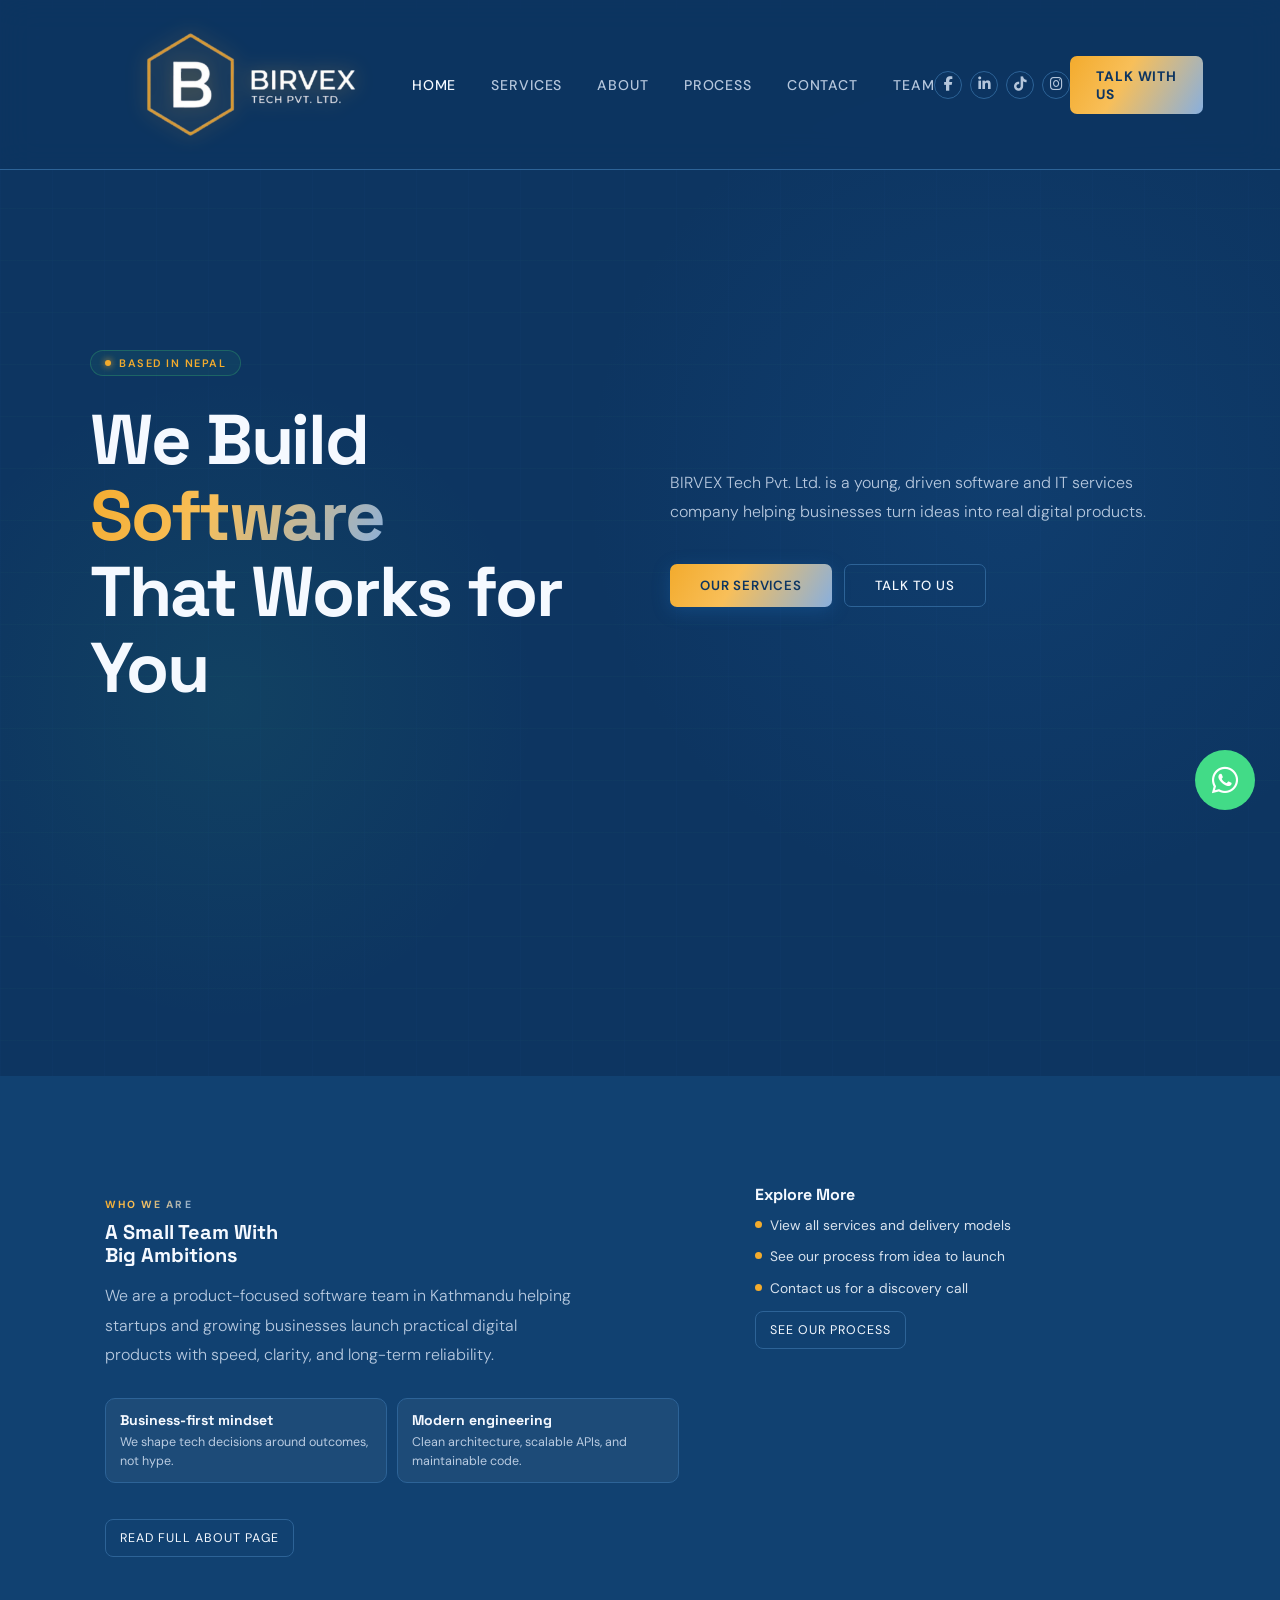
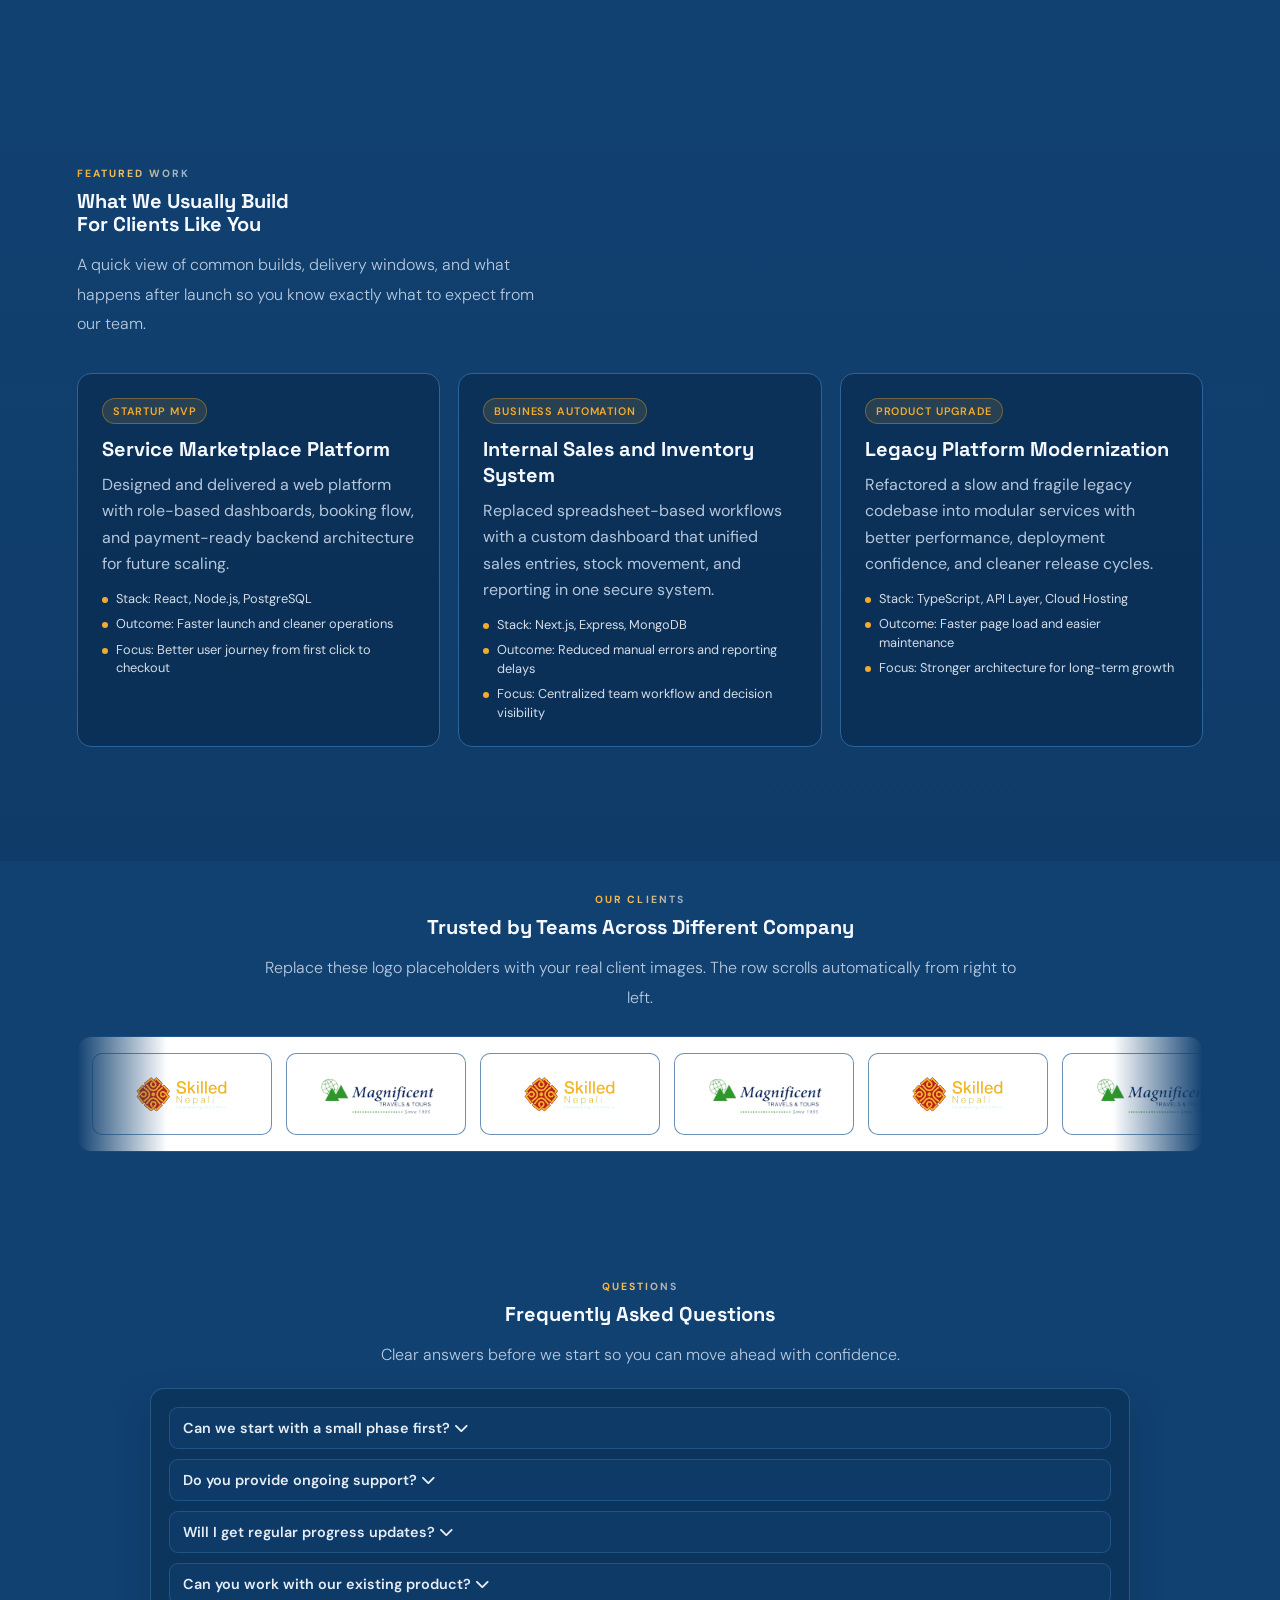
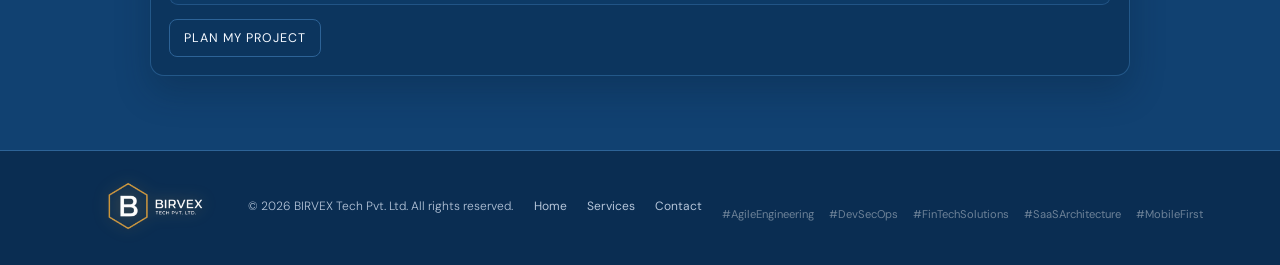
<file: index.html>
﻿<!DOCTYPE html>
<html lang="en">

    <head>
        <!-- Google tag (gtag.js) -->
        <script async
            src="https://www.googletagmanager.com/gtag/js?id=G-QTSZY4KM24"></script>
        <script>
        window.dataLayer = window.dataLayer || [];
        function gtag() { dataLayer.push(arguments); }
        gtag('js', new Date());

        gtag('config', 'G-QTSZY4KM24');
    </script>
        <meta charset="UTF-8" />
        <meta name="viewport" content="width=device-width, initial-scale=1.0" />
        <title>Birvex Tech | Software Development & IT Services in Nepal</title>
        <meta name="description"
            content="Birvex Tech Pvt. Ltd. is a leading software development company in Kathmandu, Nepal. We provide custom web apps, mobile apps, and IT consulting for startups." />
        <link rel="canonical" href="https://birvex.tech/" />
        <link rel="icon" href="/assets/images/favicon.webp" type="image/png">

        <!-- Open Graph for Social Media -->
        <meta property="og:title"
            content="Birvex Tech | Software Development & IT Services" />
        <meta property="og:description"
            content="Helping businesses turn ideas into real digital products with custom software and IT solutions." />
        <meta property="og:image"
            content="https://birvex.tech/assets/images/favicon.webp" />
        <meta property="og:url" content="https://birvex.tech/" />
        <meta property="og:type" content="website" />

        <link rel="preconnect" href="https://fonts.googleapis.com">
        <link rel="stylesheet"
            href="https://cdnjs.cloudflare.com/ajax/libs/font-awesome/6.5.2/css/all.min.css"
            crossorigin="anonymous" referrerpolicy="no-referrer" />
        <link
            href="https://fonts.googleapis.com/css2?family=Space+Grotesk:wght@500;600;700;800&family=DM+Sans:wght@300;400;500&display=swap"
            rel="stylesheet">
        <link rel="stylesheet" href="/styles/style.css">

        <!-- JSON-LD Schema Markup -->
        <script type="application/ld+json">
    [
      {
        "@context": "https://schema.org",
        "@type": "Organization",
        "name": "Birvex Tech Pvt. Ltd.",
        "url": "https://birvex.tech/",
        "logo": "https://birvex.tech/assets/images/favicon.webp",
        "sameAs": [
          "https://www.facebook.com/profile.php?id=61580804552190",
          "https://www.linkedin.com/company/birvex-tech-pvt-ltd",
          "https://www.tiktok.com/@birvextech",
          "https://www.instagram.com/birvextech"
        ],
        "contactPoint": {
          "@type": "ContactPoint",
          "telephone": "+977-9867396900",
          "contactType": "customer service",
          "areaServed": "NP",
          "availableLanguage": ["en", "ne"]
        }
      },
      {
        "@context": "https://schema.org",
        "@type": "BreadcrumbList",
        "itemListElement": [{
          "@type": "ListItem",
          "position": 1,
          "name": "Home",
          "item": "https://birvex.tech/"
        }]
      },
      {
        "@context": "https://schema.org",
        "@type": "FAQPage",
        "mainEntity": [{
          "@type": "Question",
          "name": "Can we start with a small phase first?",
          "acceptedAnswer": {
            "@type": "Answer",
            "text": "Yes. We can begin with an MVP, prototype, or one focused module and expand after validation."
          }
        }, {
          "@type": "Question",
          "name": "Do you provide ongoing support?",
          "acceptedAnswer": {
            "@type": "Answer",
            "text": "Yes. We offer support windows after launch for bug fixes, improvements, and feature expansion."
          }
        }, {
          "@type": "Question",
          "name": "Will I get regular progress updates?",
          "acceptedAnswer": {
            "@type": "Answer",
            "text": "Yes. We share weekly updates with completed tasks, demos, and next sprint goals."
          }
        }, {
          "@type": "Question",
          "name": "Can you work with our existing product?",
          "acceptedAnswer": {
            "@type": "Answer",
            "text": "Yes. We can audit your current codebase, improve critical modules, and then scale feature delivery."
          }
        }]
      }
    ]
    </script>
    </head>

    <body>
        <nav id="nav">
            <a href="/" class="nav-brand">
                <img src="/assets/images/logo.png" alt="BIRVEX Tech Pvt. Ltd."
                    style="height:155px;width:auto;display:block;">
            </a>
            <ul class="nav-links">
                <li><a href="/" class="active">Home</a></li>
                <li><a href="/services">Services</a></li>
                <li><a href="/about">About</a></li>
                <li><a href="/process">Process</a></li>
                <li><a href="/contact">Contact</a></li>
                <li> <a href="/team">Team</a></li>
            </ul>
            <div class="nav-social">
                <a href="https://www.facebook.com/profile.php?id=61580804552190"
                    target="_blank" rel="noopener noreferrer"
                    aria-label="Facebook"><i
                        class="fa-brands fa-facebook-f"></i></a>
                <a href="https://www.linkedin.com/company/birvex-tech-pvt-ltd"
                    target="_blank" rel="noopener noreferrer"
                    aria-label="LinkedIn"><i
                        class="fa-brands fa-linkedin-in"></i></a>
                <a href="https://www.tiktok.com/@birvextech" target="_blank"
                    rel="noopener noreferrer"
                    aria-label="TikTok"><i class="fa-brands fa-tiktok"></i></a>
                <a
                    href="https://www.instagram.com/birvextech?igsh=MWQ1cmxmb3Z1YXc5ZA%3D%3D&utm_source=qr"
                    target="_blank"
                    rel="noopener noreferrer" aria-label="Instagram"><i
                        class="fa-brands fa-instagram"></i></a>
            </div>
            <a href="/contact" class="nav-cta">Talk with Us</a>
            <div class="hamburger" id="hbg" aria-label="Toggle Navigation"
                aria-expanded="false"
                aria-controls="mob"><span></span><span></span><span></span></div>
        </nav>

        <div class="mob-menu" id="mob">
            <a href="/" class="active" onclick="closeMob()">Home</a>
            <a href="/services" onclick="closeMob()">Services</a>
            <a href="/about" onclick="closeMob()">About</a>
            <a href="/process" onclick="closeMob()">Process</a>
            <a href="/contact" onclick="closeMob()">Contact</a>
            <a href="/team" onclick="closeMob()">Team</a>
            <div class="mob-social">
                <a href="https://www.facebook.com/profile.php?id=61580804552190"
                    target="_blank" rel="noopener noreferrer"
                    aria-label="Facebook"><i
                        class="fa-brands fa-facebook-f"></i></a>
                <a href="https://www.linkedin.com/company/birvex-tech-pvt-ltd"
                    target="_blank" rel="noopener noreferrer"
                    aria-label="LinkedIn"><i
                        class="fa-brands fa-linkedin-in"></i></a>
                <a href="https://www.tiktok.com/@birvextech" target="_blank"
                    rel="noopener noreferrer"
                    aria-label="TikTok"><i class="fa-brands fa-tiktok"></i></a>
                <a
                    href="https://www.instagram.com/birvextech?igsh=MWQ1cmxmb3Z1YXc5ZA%3D%3D&utm_source=qr"
                    target="_blank"
                    rel="noopener noreferrer" aria-label="Instagram"><i
                        class="fa-brands fa-instagram"></i></a>
            </div>
        </div>

        <section class="hero" id="home">
            <div class="hero-grid"></div>
            <div class="hero-content">
                <div class="hero-left">
                    <div class="hero-pill"><span class="dot"></span>Based in
                        Nepal</div>
                    <h1>We Build <span class="g">Software</span><br>That Works
                        for You</h1>
                </div>
                <div class="hero-right">
                    <p class="hero-sub">BIRVEX Tech Pvt. Ltd. is a young, driven
                        software and IT services company helping
                        businesses turn ideas into real digital products.</p>
                    <div class="hero-btns">
                        <a href="/services" class="btn-p">Our Services</a>
                        <a href="/contact" class="btn-o">Talk to Us</a>
                    </div>
                </div>
            </div>
        </section>

        <section id="about">
            <div class="about-text about-main reveal d1">
                <div class="s-tag">Who We Are</div>
                <h2 class="s-title">A Small Team With<br>Big Ambitions</h2>
                <p class="s-sub">We are a product-focused software team in
                    Kathmandu helping startups and growing businesses
                    launch practical digital products with speed, clarity, and
                    long-term reliability.</p>
                <div class="about-highlights">
                    <div class="about-h">
                        <div class="about-h-title">Business-first mindset</div>
                        <div class="about-h-sub">We shape tech decisions around
                            outcomes, not hype.</div>
                    </div>
                    <div class="about-h">
                        <div class="about-h-title">Modern engineering</div>
                        <div class="about-h-sub">Clean architecture, scalable
                            APIs, and maintainable code.</div>
                    </div>
                </div>
                <a href="/about" class="about-side-cta">Read Full About Page</a>
            </div>
            <aside class="about-side reveal d2">
                <div class="about-side-card">
                    <div class="about-side-title">Explore More</div>
                    <ul class="about-mini-list">
                        <li>View all services and delivery models</li>
                        <li>See our process from idea to launch</li>
                        <li>Contact us for a discovery call</li>
                    </ul>
                    <a href="/process" class="about-side-cta">See Our
                        Process</a>
                </div>
            </aside>
        </section>

        <section id="home-extra">
            <div class="extra-head reveal">
                <div class="s-tag">Featured Work</div>
                <h2 class="s-title">What We Usually Build<br>For Clients Like
                    You</h2>
                <p class="s-sub">A quick view of common builds, delivery
                    windows, and what happens after launch so you know
                    exactly what to expect from our team.</p>
            </div>

            <div class="extra-grid">
                <article class="extra-card reveal">
                    <div class="extra-label">Startup MVP</div>
                    <h3>Service Marketplace Platform</h3>
                    <p>Designed and delivered a web platform with role-based
                        dashboards, booking flow, and payment-ready
                        backend architecture for future scaling.</p>
                    <ul>
                        <li>Stack: React, Node.js, PostgreSQL</li>
                        <li>Outcome: Faster launch and cleaner operations</li>
                        <li>Focus: Better user journey from first click to
                            checkout</li>
                    </ul>
                </article>

                <article class="extra-card reveal d1">
                    <div class="extra-label">Business Automation</div>
                    <h3>Internal Sales and Inventory System</h3>
                    <p>Replaced spreadsheet-based workflows with a custom
                        dashboard that unified sales entries, stock
                        movement, and reporting in one secure system.</p>
                    <ul>
                        <li>Stack: Next.js, Express, MongoDB</li>
                        <li>Outcome: Reduced manual errors and reporting
                            delays</li>
                        <li>Focus: Centralized team workflow and decision
                            visibility</li>
                    </ul>
                </article>

                <article class="extra-card reveal d2">
                    <div class="extra-label">Product Upgrade</div>
                    <h3>Legacy Platform Modernization</h3>
                    <p>Refactored a slow and fragile legacy codebase into
                        modular services with better performance,
                        deployment confidence, and cleaner release cycles.</p>
                    <ul>
                        <li>Stack: TypeScript, API Layer, Cloud Hosting</li>
                        <li>Outcome: Faster page load and easier
                            maintenance</li>
                        <li>Focus: Stronger architecture for long-term
                            growth</li>
                    </ul>
                </article>
            </div>
        </section>

        <section id="home-clients">
            <div class="clients-head reveal">
                <div class="s-tag">Our Clients</div>
                <h2 class="s-title">Trusted by Teams Across Different
                    Company</h2>
                <p class="s-sub">Replace these logo placeholders with your real
                    client images. The row scrolls automatically
                    from right to left.</p>
            </div>

            <div class="clients-marquee reveal d1" aria-label="Client logos">
                <div class="clients-track">
                    <div class="client-logo"><img
                            src="/assets/images/skilled_nepali.png"
                            alt="Skilled Nepali Logo" loading="lazy" width="150"
                            height="72"></div>
                    <div class="client-logo"><img
                            src="/assets/images/magnificnet .png"
                            alt="Magnificnet Logo" loading="lazy" width="150"
                            height="72"></div>
                    <div class="client-logo"><img
                            src="/assets/images/skilled_nepali.png"
                            alt="Skilled Nepali Logo" loading="lazy" width="150"
                            height="72"></div>
                    <div class="client-logo"><img
                            src="/assets/images/magnificnet .png"
                            alt="Magnificnet Logo" loading="lazy" width="150"
                            height="72"></div>
                    <div class="client-logo"><img
                            src="/assets/images/skilled_nepali.png"
                            alt="Skilled Nepali Logo" loading="lazy" width="150"
                            height="72"></div>
                    <div class="client-logo"><img
                            src="/assets/images/magnificnet .png"
                            alt="Magnificnet Logo" loading="lazy" width="150"
                            height="72"></div>

                    <div class="client-logo"><img
                            src="/assets/images/skilled_nepali.png"
                            alt="Skilled Nepali Logo" loading="lazy" width="150"
                            height="72"></div>
                    <div class="client-logo"><img
                            src="/assets/images/magnificnet .png"
                            alt="Magnificnet Logo" loading="lazy" width="150"
                            height="72"></div>
                    <div class="client-logo"><img
                            src="/assets/images/skilled_nepali.png"
                            alt="Skilled Nepali Logo" loading="lazy" width="150"
                            height="72"></div>
                    <div class="client-logo"><img
                            src="/assets/images/magnificnet .png"
                            alt="Magnificnet Logo" loading="lazy" width="150"
                            height="72"></div>
                    <div class="client-logo"><img
                            src="/assets/images/skilled_nepali.png"
                            alt="Skilled Nepali Logo" loading="lazy" width="150"
                            height="72"></div>
                    <div class="client-logo"><img
                            src="/assets/images/magnificnet .png"
                            alt="Magnificnet Logo" loading="lazy" width="150"
                            height="72"></div>
                </div>
            </div>
        </section>

        <section id="home-faq">
            <div class="faq-head reveal">
                <div class="s-tag">Questions</div>
                <h2 class="s-title">Frequently Asked Questions</h2>
                <p class="s-sub">Clear answers before we start so you can move
                    ahead with confidence.</p>
            </div>
            <div class="faq-shell reveal d1">
                <div class="faq-grid">
                    <details>
                        <summary><span>Can we start with a small phase
                                first?</span> <i
                                class="fa-solid fa-chevron-down faq-dd-icon"></i></summary>
                        <p>Yes. We can begin with an MVP, prototype, or one
                            focused module and expand after validation.</p>
                    </details>
                    <details>
                        <summary><span>Do you provide ongoing support?</span> <i
                                class="fa-solid fa-chevron-down faq-dd-icon"></i></summary>
                        <p>Yes. We offer support windows after launch for bug
                            fixes, improvements, and feature expansion.
                        </p>
                    </details>
                    <details>
                        <summary><span>Will I get regular progress
                                updates?</span> <i
                                class="fa-solid fa-chevron-down faq-dd-icon"></i></summary>
                        <p>Yes. We share weekly updates with completed tasks,
                            demos, and next sprint goals.</p>
                    </details>
                    <details>
                        <summary><span>Can you work with our existing
                                product?</span> <i
                                class="fa-solid fa-chevron-down faq-dd-icon"></i></summary>
                        <p>Yes. We can audit your current codebase, improve
                            critical modules, and then scale feature
                            delivery.</p>
                    </details>
                </div>
                <a href="/contact" class="about-side-cta">Plan My Project</a>
            </div>
        </section>

        <div class="floating_btn">
            <a target="_blank" href="https://wa.me/9867396900"
                rel="noopener noreferrer" aria-label="WhatsApp">
                <div class="contact_icon">
                    <i class="fa-brands fa-whatsapp my-float"></i>
                </div>
            </a>

        </div>
        <footer>
            <div class="ft-brand">
                <img src="/assets/images/logo.png" alt="BIRVEX Tech Pvt. Ltd."
                    style="height:70px;width:auto;display:block;filter:drop-shadow(0 0 8px rgba(243,171,45,0.35));">
            </div>

            <span class="ft-copy">&copy; 2026 BIRVEX Tech Pvt. Ltd. All rights
                reserved.</span>
            <div class="ft-links">
                <a href="/">Home</a><a href="/services">Services</a><a
                    href="/contact">Contact</a>
            </div>
            <div class="ft-topics"
                style="margin-top: 15px; font-size: 0.7rem; color: rgba(255,255,255,0.4); display: flex; gap: 15px; flex-wrap: wrap; justify-content: center;">
                <span>#AgileEngineering</span>
                <span>#DevSecOps</span>
                <span>#FinTechSolutions</span>
                <span>#SaaSArchitecture</span>
                <span>#MobileFirst</span>
            </div>
        </footer>

        <div class="toast-wrap" id="toastWrap"></div>

        <script src="/scripts/main.js"></script>
    </body>

    <!--Start of Tawk.to Script-->
    <!--Start of Tawk.to Script-->
    <script type="text/javascript">
    var Tawk_API = Tawk_API || {}, Tawk_LoadStart = new Date();
    (function () {
        var s1 = document.createElement("script"), s0 = document.getElementsByTagName("script")[0];
        s1.async = true;
        s1.src = 'https://embed.tawk.to/69c4b86bbbdb561c35450358/1jkk70pis';
        s1.charset = 'UTF-8';
        s1.setAttribute('crossorigin', '*');
        s0.parentNode.insertBefore(s1, s0);
    })();
</script>
    <!--End of Tawk.to Script-->
    <!--End of Tawk.to Script-->

</html>
</file>
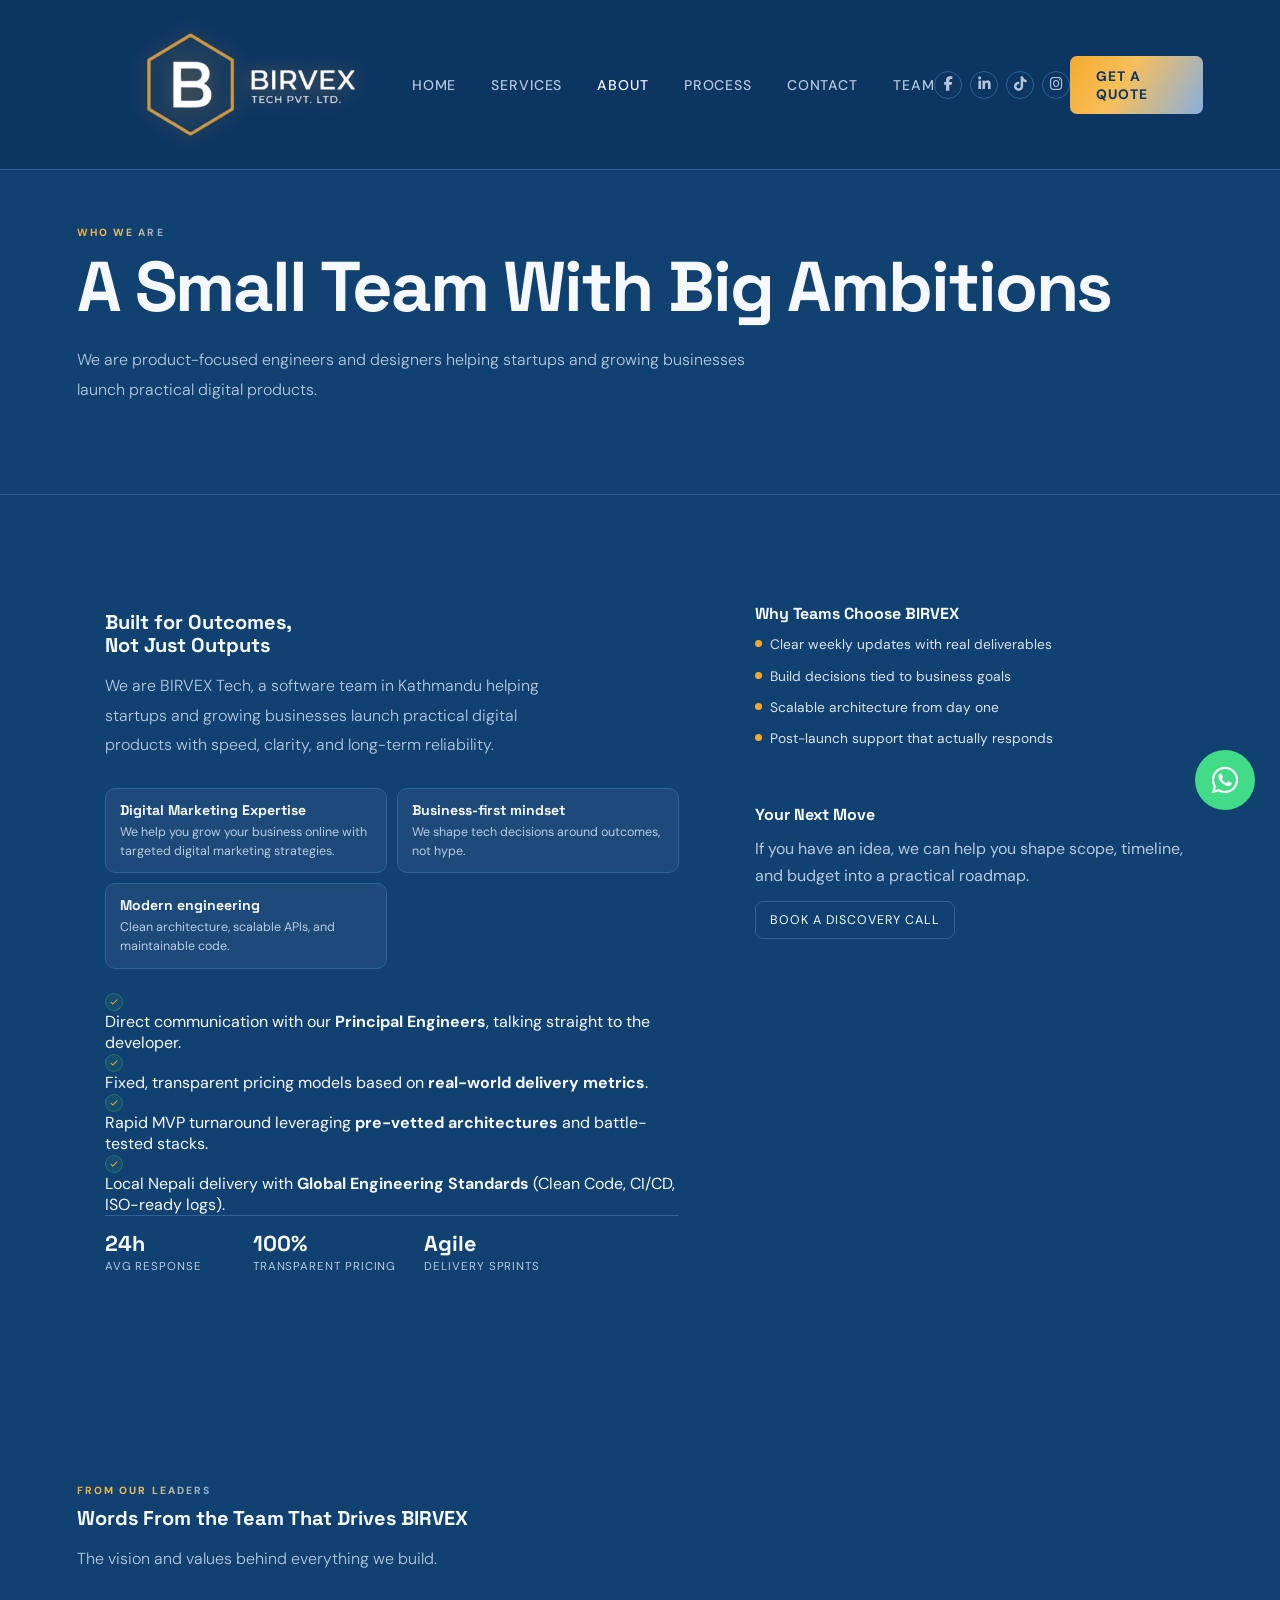
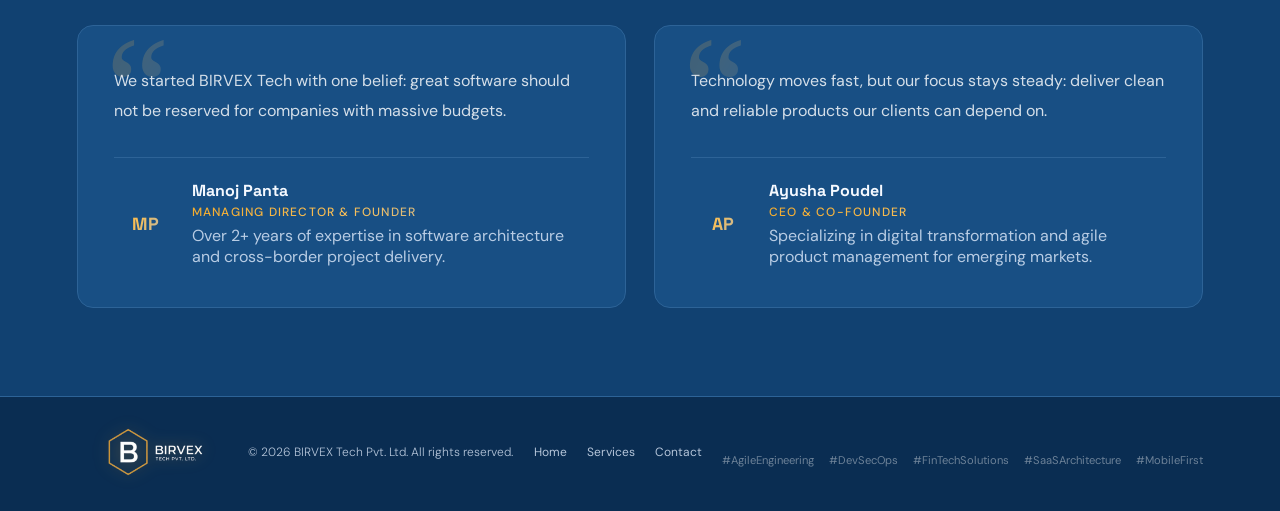
<file: about.html>
﻿<!DOCTYPE html>
<html lang="en">

    <head>
        <!-- Google tag (gtag.js) -->
        <script async
            src="https://www.googletagmanager.com/gtag/js?id=G-QTSZY4KM24"></script>
        <script>
        window.dataLayer = window.dataLayer || [];
        function gtag() { dataLayer.push(arguments); }
        gtag('js', new Date());

        gtag('config', 'G-QTSZY4KM24');
    </script>
        <meta charset="UTF-8" />
        <meta name="viewport" content="width=device-width, initial-scale=1.0" />
        <title>About Birvex Tech | Software Team in Kathmandu, Nepal</title>
        <meta name="description"
            content="Learn about Birvex Tech Pvt. Ltd., a product-focused software development team in Kathmandu. We help businesses build scalable digital products with modern engineering." />
        <link rel="canonical" href="https://birvex.tech/about" />
        <link rel="icon" href="/assets/images/favicon.webp" type="image/png">
        <link rel="preconnect" href="https://fonts.googleapis.com">
        <link rel="stylesheet"
            href="https://cdnjs.cloudflare.com/ajax/libs/font-awesome/6.5.2/css/all.min.css"
            crossorigin="anonymous" referrerpolicy="no-referrer" />
        <link
            href="https://fonts.googleapis.com/css2?family=Space+Grotesk:wght@500;600;700;800&family=DM+Sans:wght@300;400;500&display=swap"
            rel="stylesheet">
        <link rel="stylesheet" href="/styles/style.css">

        <!-- JSON-LD Schema Markup -->
        <script type="application/ld+json">
                [
                    {
                        "@context": "https://schema.org",
                        "@type": "BreadcrumbList",
                        "itemListElement": [{
                            "@type": "ListItem",
                            "position": 1,
                            "name": "Home",
                            "item": "https://birvex.tech/"
                        },{
                            "@type": "ListItem",
                            "position": 2,
                            "name": "About",
                            "item": "https://birvex.tech/about"
                        }]
                    },
                    {
                        "@context": "https://schema.org",
                        "@type": "FAQPage",
                        "mainEntity": [{
                            "@type": "Question",
                            "name": "What does BIRVEX Tech do?",
                            "acceptedAnswer": {
                                "@type": "Answer",
                                "text": "BIRVEX Tech is a product-focused software team in Kathmandu that helps startups and growing businesses launch practical digital products."
                            }
                        },{
                            "@type": "Question",
                            "name": "Do you offer transparent pricing?",
                            "acceptedAnswer": {
                                "@type": "Answer",
                                "text": "Yes. The About page highlights fixed, transparent pricing models based on real-world delivery metrics."
                            }
                        },{
                            "@type": "Question",
                            "name": "How fast do you respond to new inquiries?",
                            "acceptedAnswer": {
                                "@type": "Answer",
                                "text": "The team states an average response time of 24 hours."
                            }
                        },{
                            "@type": "Question",
                            "name": "Do you provide support after launch?",
                            "acceptedAnswer": {
                                "@type": "Answer",
                                "text": "Yes. The site says post-launch support is available and that the team shares clear weekly updates with real deliverables."
                            }
                        }]
                    }
                ]
        </script>
    </head>

    <body>
        <nav id="nav">
            <a href="/" class="nav-brand">
                <img src="/assets/images/logo.png" alt="BIRVEX Tech Pvt. Ltd."
                    style="height:155px;width:auto;display:block;">
            </a>
            <ul class="nav-links">
                <li><a href="/">Home</a></li>
                <li><a href="/services">Services</a></li>
                <li><a href="/about" class="active">About</a></li>
                <li><a href="/process">Process</a></li>
                <li><a href="/contact">Contact</a></li>
                <li> <a href="/team">Team</a></li>
            </ul>
            <div class="nav-social">
                <a href="https://www.facebook.com/profile.php?id=61580804552190"
                    target="_blank" rel="noopener noreferrer"
                    aria-label="Facebook"><i
                        class="fa-brands fa-facebook-f"></i></a>
                <a href="https://www.linkedin.com/company/birvex-tech-pvt-ltd"
                    target="_blank" rel="noopener noreferrer"
                    aria-label="LinkedIn"><i
                        class="fa-brands fa-linkedin-in"></i></a>
                <a href="https://www.tiktok.com/@birvextech" target="_blank"
                    rel="noopener noreferrer"
                    aria-label="TikTok"><i class="fa-brands fa-tiktok"></i></a>
                <a
                    href="https://www.instagram.com/birvextech?igsh=MWQ1cmxmb3Z1YXc5ZA%3D%3D&utm_source=qr"
                    target="_blank"
                    rel="noopener noreferrer" aria-label="Instagram"><i
                        class="fa-brands fa-instagram"></i></a>
            </div>
            <a href="/contact" class="nav-cta">Get a Quote</a>
            <div class="hamburger"
                id="hbg"><span></span><span></span><span></span></div>
        </nav>

        <div class="mob-menu" id="mob">
            <a href="/" onclick="closeMob()">Home</a>
            <a href="/services" onclick="closeMob()">Services</a>
            <a href="/about" class="active" onclick="closeMob()">About</a>
            <a href="/process" onclick="closeMob()">Process</a>
            <a href="/contact" onclick="closeMob()">Contact</a>
            <a href="/team" onclick="closeMob()">Team</a>
            <div class="mob-social">
                <a href="https://www.facebook.com/profile.php?id=61580804552190"
                    target="_blank" rel="noopener noreferrer"
                    aria-label="Facebook"><i
                        class="fa-brands fa-facebook-f"></i></a>
                <a href="https://www.linkedin.com/company/birvex-tech-pvt-ltd"
                    target="_blank" rel="noopener noreferrer"
                    aria-label="LinkedIn"><i
                        class="fa-brands fa-linkedin-in"></i></a>
                <a href="https://www.tiktok.com/@birvextech" target="_blank"
                    rel="noopener noreferrer"
                    aria-label="TikTok"><i class="fa-brands fa-tiktok"></i></a>
                <a
                    href="https://www.instagram.com/birvextech?igsh=MWQ1cmxmb3Z1YXc5ZA%3D%3D&utm_source=qr"
                    target="_blank"
                    rel="noopener noreferrer" aria-label="Instagram"><i
                        class="fa-brands fa-instagram"></i></a>
            </div>
        </div>

        <section class="page-hero">
            <div class="s-tag">Who We Are</div>
            <h1>A Small Team With Big Ambitions</h1>
            <p class="s-sub">We are product-focused engineers and designers
                helping startups and growing businesses launch
                practical digital products.</p>
        </section>

        <section id="about">
            <div class="about-text about-main reveal d1">
                <h2 class="s-title">Built for Outcomes,<br>Not Just Outputs</h2>
                <p class="s-sub">We are BIRVEX Tech, a software team in
                    Kathmandu helping startups and growing businesses
                    launch practical digital products with speed, clarity, and
                    long-term reliability.</p>
                <div class="about-highlights">
                    <div class="about-h">
                        <div class="about-h-title">Digital Marketing
                            Expertise</div>
                        <div class="about-h-sub">We help you grow your business
                            online with targeted digital marketing
                            strategies.</div>
                    </div>
                    <div class="about-h">
                        <div class="about-h-title">Business-first mindset</div>
                        <div class="about-h-sub">We shape tech decisions around
                            outcomes, not hype.</div>
                    </div>
                    <div class="about-h">
                        <div class="about-h-title">Modern engineering</div>
                        <div class="about-h-sub">Clean architecture, scalable
                            APIs, and maintainable code.</div>
                    </div>
                </div>
                <ul style="list-style-type: none;">
                    <li><span class="ck"><svg viewBox="0 0 24 24">
                                <polyline points="20 6 9 17 4 12" />
                            </svg></span>Direct communication with our
                        <b>Principal Engineers</b>, talking straight to the
                        developer.</li>
                    <li><span class="ck"><svg viewBox="0 0 24 24">
                                <polyline points="20 6 9 17 4 12" />
                            </svg></span>Fixed, transparent pricing models based
                        on <b>real-world delivery metrics</b>.</li>
                    <li><span class="ck"><svg viewBox="0 0 24 24">
                                <polyline points="20 6 9 17 4 12" />
                            </svg></span>Rapid MVP turnaround leveraging
                        <b>pre-vetted architectures</b> and battle-tested
                        stacks.</li>
                    <li><span class="ck"><svg viewBox="0 0 24 24">
                                <polyline points="20 6 9 17 4 12" />
                            </svg></span>Local Nepali delivery with <b>Global
                            Engineering Standards</b> (Clean Code, CI/CD,
                        ISO-ready logs).</li>
                </ul>
                <div class="about-trust">
                    <div class="about-kpi">
                        <div class="about-kpi-n">24h</div>
                        <div class="about-kpi-l">Avg response</div>
                    </div>
                    <div class="about-kpi">
                        <div class="about-kpi-n">100%</div>
                        <div class="about-kpi-l">Transparent pricing</div>
                    </div>
                    <div class="about-kpi">
                        <div class="about-kpi-n">Agile</div>
                        <div class="about-kpi-l">Delivery sprints</div>
                    </div>
                </div>
            </div>
            <aside class="about-side reveal d2">
                <div class="about-side-card">
                    <div class="about-side-title">Why Teams Choose BIRVEX</div>
                    <ul class="about-mini-list">
                        <li>Clear weekly updates with real deliverables</li>
                        <li>Build decisions tied to business goals</li>
                        <li>Scalable architecture from day one</li>
                        <li>Post-launch support that actually responds</li>
                    </ul>
                </div>
                <div class="about-side-card">
                    <div class="about-side-title">Your Next Move</div>
                    <p class="about-side-text">If you have an idea, we can help
                        you shape scope, timeline, and budget into a
                        practical roadmap.</p>
                    <a href="/contact" class="about-side-cta">Book a Discovery
                        Call</a>
                </div>
            </aside>
        </section>

        <section id="leadership">
            <div class="lead-head reveal">
                <div class="s-tag">From Our Leaders</div>
                <h2 class="s-title">Words From the Team That Drives BIRVEX</h2>
                <p class="s-sub">The vision and values behind everything we
                    build.</p>
            </div>
            <div class="lead-grid">
                <div class="lead-card reveal">
                    <p class="lead-quote">We started BIRVEX Tech with one
                        belief: great software should not be reserved for
                        companies with massive budgets.</p>
                    <div class="lead-person">
                        <div class="lead-avatar">
                            <div class="lead-avatar-inner no-photo"
                                data-fallback="MP">
                                <img src="/assets/images/CEO.png"
                                    alt="Manoj Panta - Managing Director and Founder of Birvex Tech"
                                    loading="lazy"
                                    width="100" height="100">
                            </div>
                        </div>
                        <div>
                            <div class="lead-info-name">Manoj Panta</div>
                            <div class="lead-info-role">Managing Director &
                                Founder</div>
                            <p
                                style="font-size: 0.8rem; color: var(--muted); margin-top: 5px;">Over
                                2+ years of expertise
                                in software architecture and cross-border
                                project delivery.</p>
                        </div>
                    </div>
                </div>
                <div class="lead-card reveal d1">
                    <p class="lead-quote">Technology moves fast, but our focus
                        stays steady: deliver clean and reliable
                        products
                        our clients can depend on.</p>
                    <div class="lead-person">
                        <div class="lead-avatar">
                            <div class="lead-avatar-inner no-photo"
                                data-fallback="AP">
                                <img src="/assets/images/ceo_co_founder.png"
                                    alt="Ayusha Poudel - CEO and Co-Founder of Birvex Tech"
                                    loading="lazy" width="100"
                                    height="100">
                            </div>
                        </div>
                        <div>
                            <div class="lead-info-name">Ayusha Poudel</div>
                            <div class="lead-info-role">CEO & Co-Founder</div>
                            <p
                                style="font-size: 0.8rem; color: var(--muted); margin-top: 5px;">Specializing
                                in digital
                                transformation and agile product management for
                                emerging markets.</p>
                        </div>
                    </div>
                </div>
            </div>
        </section>
        <div class="floating_btn">
            <a target="_blank" href="https://wa.me/9867396900"
                rel="noopener noreferrer" aria-label="WhatsApp">
                <div class="contact_icon">
                    <i class="fa-brands fa-whatsapp my-float"></i>
                </div>
            </a>

        </div>
        <footer>
            <div class="ft-brand">
                <img src="/assets/images/logo.png" alt="BIRVEX Tech Pvt. Ltd."
                    style="height:70px;width:auto;display:block;filter:drop-shadow(0 0 8px rgba(243,171,45,0.35));">
            </div>

            <span class="ft-copy">© 2026 BIRVEX Tech Pvt. Ltd. All rights
                reserved.</span>
            <div class="ft-links">
                <a href="/">Home</a><a href="/services">Services</a><a
                    href="/contact">Contact</a>
            </div>
            <div class="ft-topics"
                style="margin-top: 15px; font-size: 0.7rem; color: rgba(255,255,255,0.4); display: flex; gap: 15px; flex-wrap: wrap; justify-content: center;">
                <span>#AgileEngineering</span>
                <span>#DevSecOps</span>
                <span>#FinTechSolutions</span>
                <span>#SaaSArchitecture</span>
                <span>#MobileFirst</span>
            </div>
        </footer>

        <div class="toast-wrap" id="toastWrap"></div>

        <script src="/scripts/main.js"></script>
    </body>

    <!--Start of Tawk.to Script-->
    <!--Start of Tawk.to Script-->
    <script type="text/javascript">
    var Tawk_API = Tawk_API || {}, Tawk_LoadStart = new Date();
    (function () {
        var s1 = document.createElement("script"), s0 = document.getElementsByTagName("script")[0];
        s1.async = true;
        s1.src = 'https://embed.tawk.to/69c4b86bbbdb561c35450358/1jkk70pis';
        s1.charset = 'UTF-8';
        s1.setAttribute('crossorigin', '*');
        s0.parentNode.insertBefore(s1, s0);
    })();
</script>
    <!--End of Tawk.to Script-->
    <!--End of Tawk.to Script-->

</html>
</file>
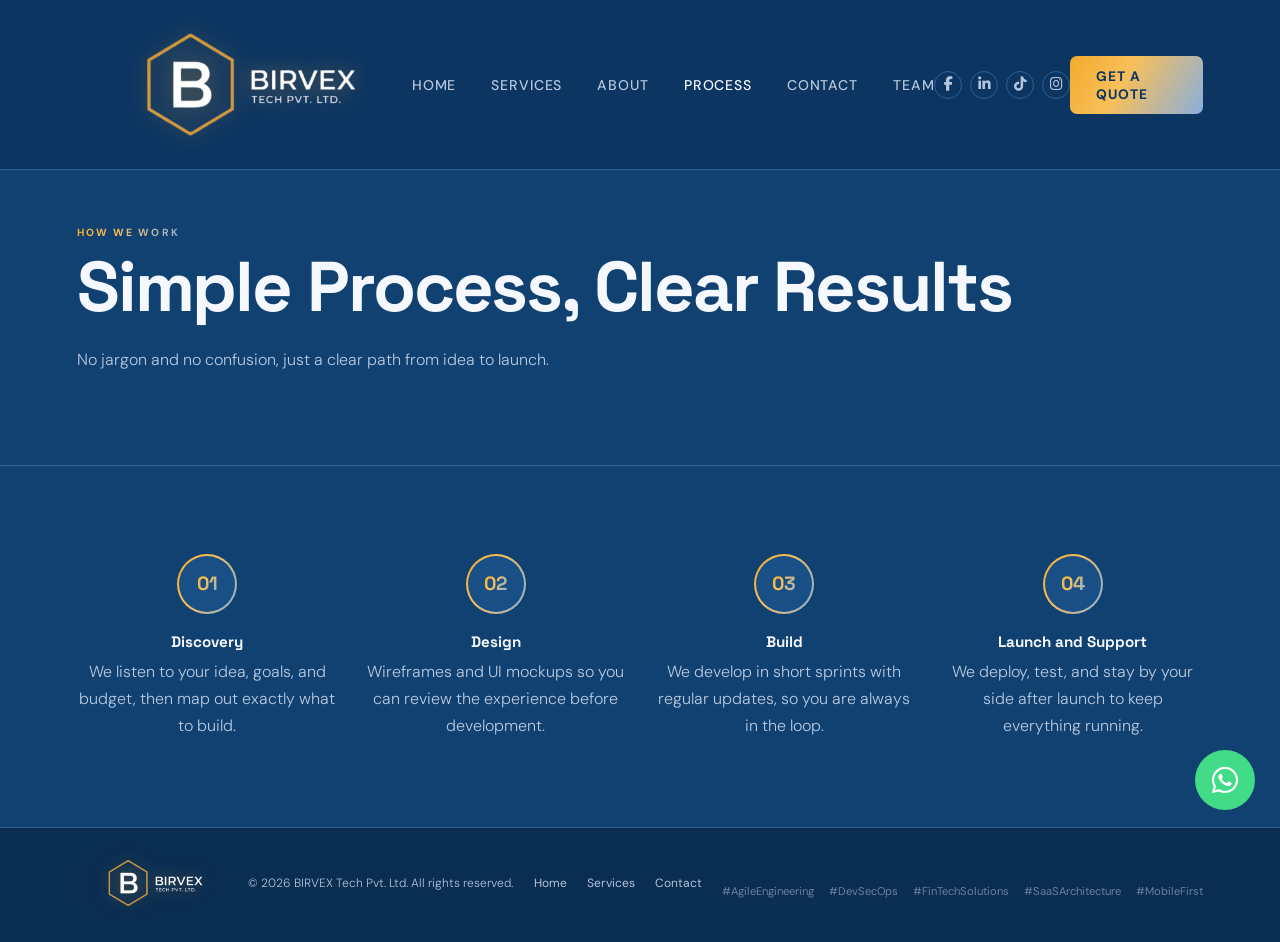
<file: process.html>
﻿<!DOCTYPE html>
<html lang="en">

    <head>
        <!-- Google tag (gtag.js) -->
        <script async
            src="https://www.googletagmanager.com/gtag/js?id=G-QTSZY4KM24"></script>
        <script>
  window.dataLayer = window.dataLayer || [];
  function gtag(){dataLayer.push(arguments);}
  gtag('js', new Date());

  gtag('config', 'G-QTSZY4KM24');
</script>
        <meta charset="UTF-8" />
        <meta name="viewport" content="width=device-width, initial-scale=1.0" />
        <title>Our Process | From Discovery to Launch - Birvex Tech</title>
        <meta name="description"
            content="Discover how Birvex Tech builds software. Our 4-step process includes discovery, design, development in sprints, and post-launch support for your digital products." />
        <link rel="canonical" href="https://birvex.tech/process" />
        <link rel="icon" href="/assets/images/favicon.webp" type="image/png">
        <link rel="preconnect" href="https://fonts.googleapis.com">
        <link rel="stylesheet"
            href="https://cdnjs.cloudflare.com/ajax/libs/font-awesome/6.5.2/css/all.min.css"
            crossorigin="anonymous" referrerpolicy="no-referrer" />
        <link
            href="https://fonts.googleapis.com/css2?family=Space+Grotesk:wght@500;600;700;800&family=DM+Sans:wght@300;400;500&display=swap"
            rel="stylesheet">
        <link rel="stylesheet" href="/styles/style.css">
    </head>

    <body>
        <nav id="nav">
            <a href="/" class="nav-brand">
                <img src="/assets/images/logo.png" alt="BIRVEX Tech Pvt. Ltd."
                    style="height:155px;width:auto;display:block;">
            </a>
            <ul class="nav-links">
                <li><a href="/">Home</a></li>
                <li><a href="/services">Services</a></li>
                <li><a href="/about">About</a></li>
                <li><a href="/process" class="active">Process</a></li>
                <li><a href="/contact">Contact</a></li>
                <li> <a href="/team">Team</a></li>
            </ul>
            <div class="nav-social">
                <a href="https://www.facebook.com/profile.php?id=61580804552190"
                    target="_blank" rel="noopener noreferrer"
                    aria-label="Facebook"><i
                        class="fa-brands fa-facebook-f"></i></a>
                <a href="https://www.linkedin.com/company/birvex-tech-pvt-ltd"
                    target="_blank" rel="noopener noreferrer"
                    aria-label="LinkedIn"><i
                        class="fa-brands fa-linkedin-in"></i></a>
                <a href="https://www.tiktok.com/@birvextech" target="_blank"
                    rel="noopener noreferrer"
                    aria-label="TikTok"><i class="fa-brands fa-tiktok"></i></a>
                <a
                    href="https://www.instagram.com/birvextech?igsh=MWQ1cmxmb3Z1YXc5ZA%3D%3D&utm_source=qr"
                    target="_blank"
                    rel="noopener noreferrer" aria-label="Instagram"><i
                        class="fa-brands fa-instagram"></i></a>
            </div>
            <a href="/contact" class="nav-cta">Get a Quote</a>
            <div class="hamburger"
                id="hbg"><span></span><span></span><span></span></div>
        </nav>

        <div class="mob-menu" id="mob">
            <a href="/" onclick="closeMob()">Home</a>
            <a href="/services" onclick="closeMob()">Services</a>
            <a href="/about" onclick="closeMob()">About</a>
            <a href="/process" class="active" onclick="closeMob()">Process</a>
            <a href="/contact" onclick="closeMob()">Contact</a>
            <a href="/team" onclick="closeMob()">Team</a>
            <div class="mob-social">
                <a href="https://www.facebook.com/profile.php?id=61580804552190"
                    target="_blank" rel="noopener noreferrer"
                    aria-label="Facebook"><i
                        class="fa-brands fa-facebook-f"></i></a>
                <a href="https://www.linkedin.com/company/birvex-tech-pvt-ltd"
                    target="_blank" rel="noopener noreferrer"
                    aria-label="LinkedIn"><i
                        class="fa-brands fa-linkedin-in"></i></a>
                <a href="https://www.tiktok.com/@birvextech" target="_blank"
                    rel="noopener noreferrer"
                    aria-label="TikTok"><i class="fa-brands fa-tiktok"></i></a>
                <a
                    href="https://www.instagram.com/birvextech?igsh=MWQ1cmxmb3Z1YXc5ZA%3D%3D&utm_source=qr"
                    target="_blank"
                    rel="noopener noreferrer" aria-label="Instagram"><i
                        class="fa-brands fa-instagram"></i></a>
            </div>
        </div>

        <section class="page-hero">
            <div class="s-tag">How We Work</div>
            <h1>Simple Process, Clear Results</h1>
            <p class="s-sub">No jargon and no confusion, just a clear path from
                idea to launch.</p>
        </section>

        <section id="process">
            <div class="proc-grid">
                <div class="proc-step reveal">
                    <div class="proc-num-wrap">
                        <div class="proc-num-bg">
                            <div class="proc-num-inner">01</div>
                        </div>
                    </div>
                    <div class="proc-title">Discovery</div>
                    <p class="proc-desc">We listen to your idea, goals, and
                        budget, then map out exactly what to build.</p>
                </div>
                <div class="proc-step reveal d1">
                    <div class="proc-num-wrap">
                        <div class="proc-num-bg">
                            <div class="proc-num-inner">02</div>
                        </div>
                    </div>
                    <div class="proc-title">Design</div>
                    <p class="proc-desc">Wireframes and UI mockups so you can
                        review the experience before development.
                    </p>
                </div>
                <div class="proc-step reveal d2">
                    <div class="proc-num-wrap">
                        <div class="proc-num-bg">
                            <div class="proc-num-inner">03</div>
                        </div>
                    </div>
                    <div class="proc-title">Build</div>
                    <p class="proc-desc">We develop in short sprints with
                        regular updates, so you are always in the loop.
                    </p>
                </div>
                <div class="proc-step reveal d3">
                    <div class="proc-num-wrap">
                        <div class="proc-num-bg">
                            <div class="proc-num-inner">04</div>
                        </div>
                    </div>
                    <div class="proc-title">Launch and Support</div>
                    <p class="proc-desc">We deploy, test, and stay by your side
                        after launch to keep everything running.
                    </p>
                </div>
            </div>
        </section>
        <div class="floating_btn">
            <a target="_blank" href="https://wa.me/9867396900"
                rel="noopener noreferrer" aria-label="WhatsApp">
                <div class="contact_icon">
                    <i class="fa-brands fa-whatsapp my-float"></i>
                </div>
            </a>

        </div>
        <footer>
            <div class="ft-brand">
                <img src="/assets/images/logo.png" alt="BIRVEX Tech Pvt. Ltd."
                    style="height:70px;width:auto;display:block;filter:drop-shadow(0 0 8px rgba(243,171,45,0.35));">
            </div>

            <span class="ft-copy">© 2026 BIRVEX Tech Pvt. Ltd. All rights
                reserved.</span>
            <div class="ft-links">
                <a href="/">Home</a><a href="/services">Services</a><a
                    href="/contact">Contact</a>
            </div>
            <div class="ft-topics"
                style="margin-top: 15px; font-size: 0.7rem; color: rgba(255,255,255,0.4); display: flex; gap: 15px; flex-wrap: wrap; justify-content: center;">
                <span>#AgileEngineering</span>
                <span>#DevSecOps</span>
                <span>#FinTechSolutions</span>
                <span>#SaaSArchitecture</span>
                <span>#MobileFirst</span>
            </div>
        </footer>

        <div class="toast-wrap" id="toastWrap"></div>

        <script src="/scripts/main.js"></script>
        <!--Start of Tawk.to Script-->
        <!--Start of Tawk.to Script-->
        <script type="text/javascript">
        var Tawk_API = Tawk_API || {}, Tawk_LoadStart = new Date();
        (function () {
            var s1 = document.createElement("script"), s0 = document.getElementsByTagName("script")[0];
            s1.async = true;
            s1.src = 'https://embed.tawk.to/69c4b86bbbdb561c35450358/1jkk70pis';
            s1.charset = 'UTF-8';
            s1.setAttribute('crossorigin', '*');
            s0.parentNode.insertBefore(s1, s0);
        })();
    </script>
        <!--End of Tawk.to Script-->
        <!--End of Tawk.to Script-->
    </body>

</html>
</file>
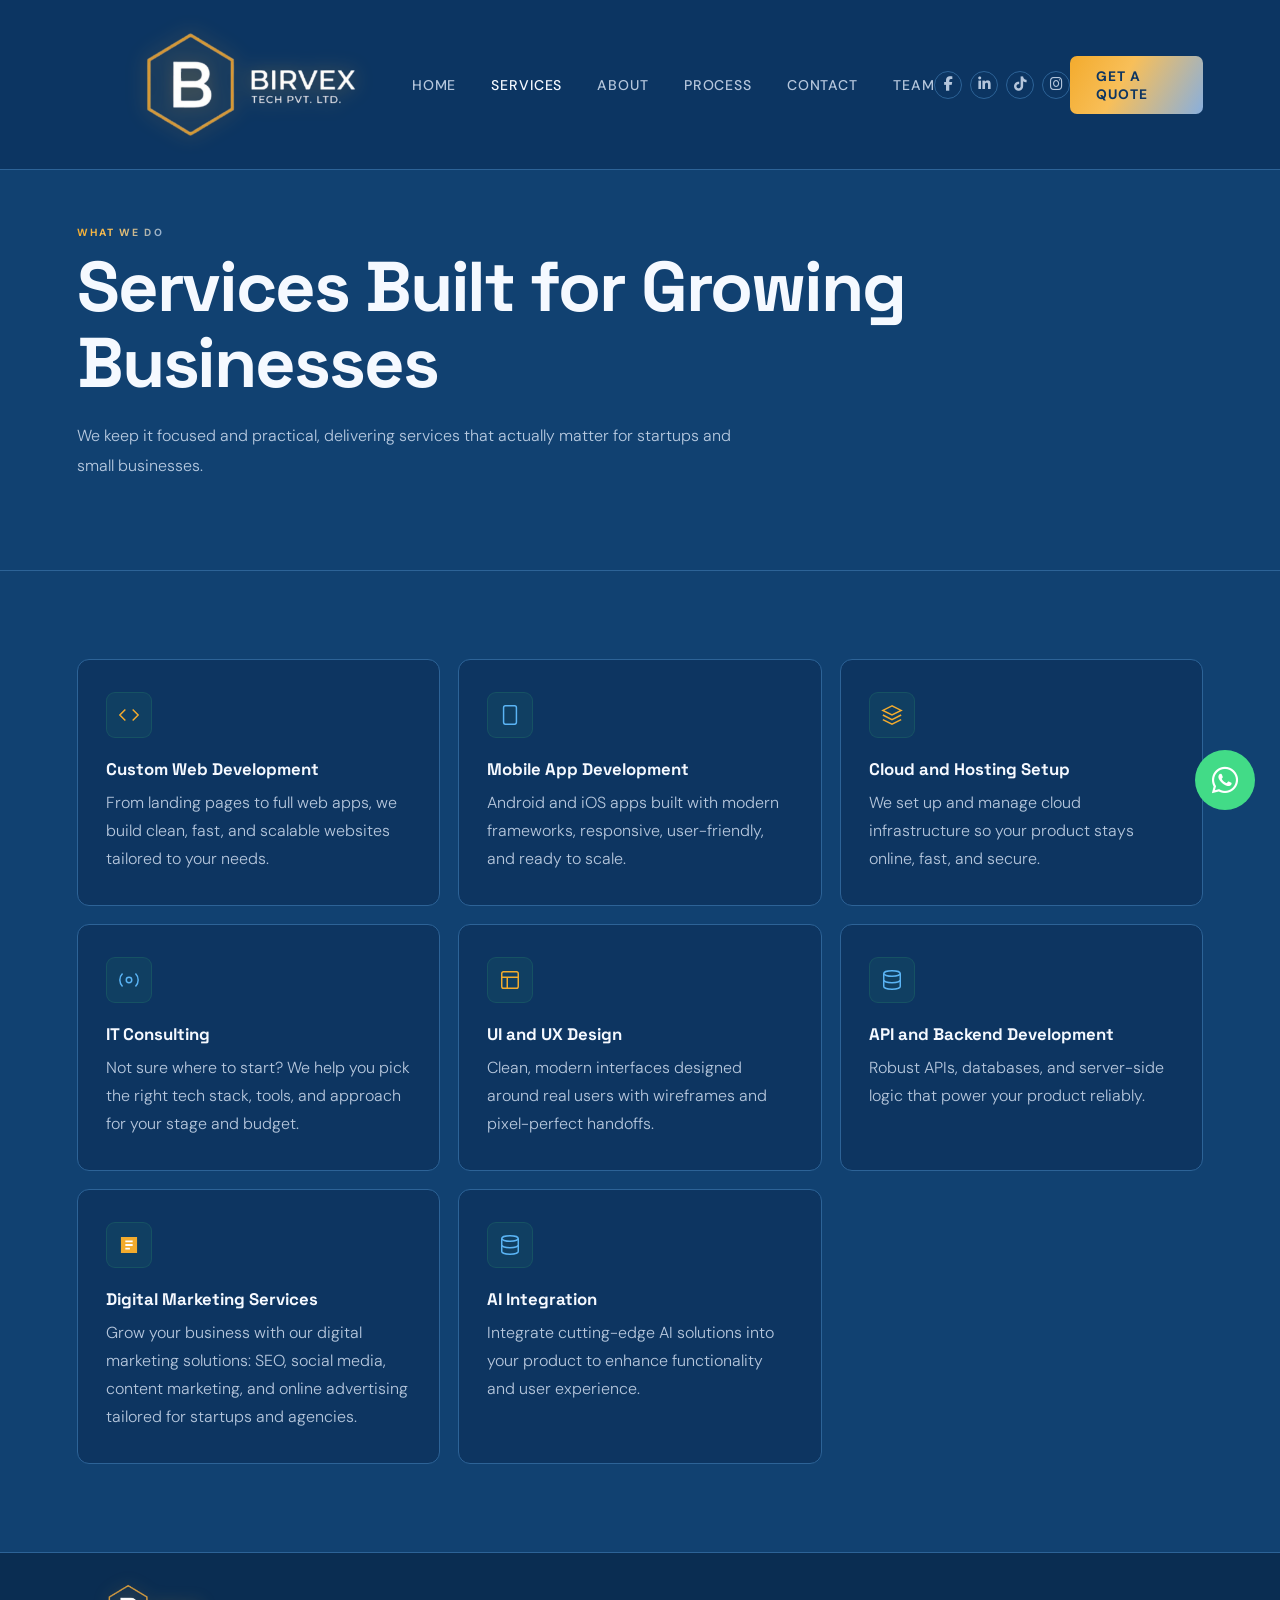
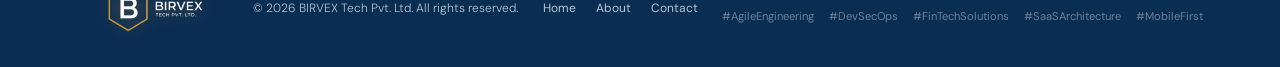
<file: services.html>
﻿<!DOCTYPE html>
<html lang="en">

    <head>
        <!-- Google tag (gtag.js) -->
        <script async
            src="https://www.googletagmanager.com/gtag/js?id=G-QTSZY4KM24"></script>
        <script>
  window.dataLayer = window.dataLayer || [];
  function gtag(){dataLayer.push(arguments);}
  gtag('js', new Date());

  gtag('config', 'G-QTSZY4KM24');
</script>
        <meta charset="UTF-8" />
        <meta name="viewport" content="width=device-width, initial-scale=1.0" />
        <title>Our Services | Custom Software, Web & Mobile Apps - Birvex
            Tech</title>
        <meta name="description"
            content="Explore our range of software services: custom web development, mobile app development, cloud setups, and IT consulting tailored for startups and agencies in Nepal." />
        <link rel="canonical" href="https://birvex.tech/services" />
        <link rel="icon" href="/assets/images/favicon.webp" type="image/png">
        <link rel="preconnect" href="https://fonts.googleapis.com">
        <link rel="stylesheet"
            href="https://cdnjs.cloudflare.com/ajax/libs/font-awesome/6.5.2/css/all.min.css"
            crossorigin="anonymous" referrerpolicy="no-referrer" />
        <link
            href="https://fonts.googleapis.com/css2?family=Space+Grotesk:wght@500;600;700;800&family=DM+Sans:wght@300;400;500&display=swap"
            rel="stylesheet">
        <link rel="stylesheet" href="/styles/style.css">

        <!-- JSON-LD Schema Markup -->
        <script type="application/ld+json">
        [
          {
            "@context": "https://schema.org",
            "@type": "BreadcrumbList",
            "itemListElement": [{
              "@type": "ListItem",
              "position": 1,
              "name": "Home",
              "item": "https://birvex.tech/"
            },{
              "@type": "ListItem",
              "position": 2,
              "name": "Services",
              "item": "https://birvex.tech/services"
            }]
          },
          {
            "@context": "https://schema.org",
            "@type": "ProfessionalService",
            "name": "Birvex Tech Software Services",
            "image": "https://birvex.tech/assets/images/logo.png",
            "priceRange": "$$",
            "address": {
              "@type": "PostalAddress",
              "addressLocality": "Kathmandu",
              "addressCountry": "NP"
            },
            "serviceType": [
              "Web Development",
              "Mobile App Development",
              "Cloud Hosting",
              "IT Consulting",
              "UI/UX Design"
            ]
          }
        ]
        </script>
    </head>

    <body>
        <nav id="nav">
            <a href="/" class="nav-brand">
                <img src="/assets/images/logo.png" alt="BIRVEX Tech Pvt. Ltd."
                    style="height:155px;width:auto;display:block;">
            </a>
            <ul class="nav-links">
                <li><a href="/">Home</a></li>
                <li><a href="/services" class="active">Services</a></li>
                <li><a href="/about">About</a></li>
                <li><a href="/process">Process</a></li>
                <li><a href="/contact">Contact</a></li>
                <li> <a href="/team">Team</a></li>
            </ul>
            <div class="nav-social">
                <a href="https://www.facebook.com/profile.php?id=61580804552190"
                    target="_blank" rel="noopener noreferrer"
                    aria-label="Facebook"><i
                        class="fa-brands fa-facebook-f"></i></a>
                <a href="https://www.linkedin.com/company/birvex-tech-pvt-ltd"
                    target="_blank" rel="noopener noreferrer"
                    aria-label="LinkedIn"><i
                        class="fa-brands fa-linkedin-in"></i></a>
                <a href="https://www.tiktok.com/@birvextech" target="_blank"
                    rel="noopener noreferrer"
                    aria-label="TikTok"><i class="fa-brands fa-tiktok"></i></a>
                <a
                    href="https://www.instagram.com/birvextech?igsh=MWQ1cmxmb3Z1YXc5ZA%3D%3D&utm_source=qr"
                    target="_blank"
                    rel="noopener noreferrer" aria-label="Instagram"><i
                        class="fa-brands fa-instagram"></i></a>
            </div>
            <a href="/contact" class="nav-cta">Get a Quote</a>
            <div class="hamburger"
                id="hbg"><span></span><span></span><span></span></div>
        </nav>

        <div class="mob-menu" id="mob">
            <a href="/" onclick="closeMob()">Home</a>
            <a href="/services" class="active" onclick="closeMob()">Services</a>
            <a href="/about" onclick="closeMob()">About</a>
            <a href="/process" onclick="closeMob()">Process</a>
            <a href="/contact" onclick="closeMob()">Contact</a>
            <a href="/team" onclick="closeMob()">Team</a>
            <div class="mob-social">
                <a href="https://www.facebook.com/profile.php?id=61580804552190"
                    target="_blank" rel="noopener noreferrer"
                    aria-label="Facebook"><i
                        class="fa-brands fa-facebook-f"></i></a>
                <a href="https://www.linkedin.com/company/birvex-tech-pvt-ltd"
                    target="_blank" rel="noopener noreferrer"
                    aria-label="LinkedIn"><i
                        class="fa-brands fa-linkedin-in"></i></a>
                <a href="https://www.tiktok.com/@birvextech" target="_blank"
                    rel="noopener noreferrer"
                    aria-label="TikTok"><i class="fa-brands fa-tiktok"></i></a>
                <a
                    href="https://www.instagram.com/birvextech?igsh=MWQ1cmxmb3Z1YXc5ZA%3D%3D&utm_source=qr"
                    target="_blank"
                    rel="noopener noreferrer" aria-label="Instagram"><i
                        class="fa-brands fa-instagram"></i></a>
            </div>
        </div>

        <section class="page-hero">
            <div class="s-tag">What We Do</div>
            <h1>Services Built for Growing Businesses</h1>
            <p class="s-sub">We keep it focused and practical, delivering
                services that actually matter for startups and
                small businesses.</p>
        </section>

        <section id="services">
            <div class="svc-grid">
                <div class="svc-card reveal">
                    <div class="svc-icon"><svg viewBox="0 0 24 24">
                            <polyline points="16 18 22 12 16 6" />
                            <polyline points="8 6 2 12 8 18" />
                        </svg></div>
                    <div class="svc-title">Custom Web Development</div>
                    <p class="svc-desc">From landing pages to full web apps, we
                        build clean, fast, and scalable websites
                        tailored to your needs.</p>
                </div>
                <div class="svc-card reveal d1">
                    <div class="svc-icon"><svg viewBox="0 0 24 24">
                            <rect x="5" y="2" width="14" height="20" rx="2" />
                            <line x1="12" y1="18" x2="12.01" y2="18" />
                        </svg></div>
                    <div class="svc-title">Mobile App Development</div>
                    <p class="svc-desc">Android and iOS apps built with modern
                        frameworks, responsive, user-friendly, and
                        ready to scale.</p>
                </div>
                <div class="svc-card reveal d2">
                    <div class="svc-icon"><svg viewBox="0 0 24 24">
                            <path d="M12 2L2 7l10 5 10-5-10-5z" />
                            <path d="M2 17l10 5 10-5" />
                            <path d="M2 12l10 5 10-5" />
                        </svg></div>
                    <div class="svc-title">Cloud and Hosting Setup</div>
                    <p class="svc-desc">We set up and manage cloud
                        infrastructure so your product stays online, fast, and
                        secure.</p>
                </div>
                <div class="svc-card reveal">
                    <div class="svc-icon"><svg viewBox="0 0 24 24">
                            <circle cx="12" cy="12" r="3" />
                            <path
                                d="M19.07 4.93a10 10 0 0 1 0 14.14M4.93 4.93a10 10 0 0 0 0 14.14" />
                        </svg></div>
                    <div class="svc-title">IT Consulting</div>
                    <p class="svc-desc">Not sure where to start? We help you
                        pick the right tech stack, tools, and approach
                        for your stage and budget.</p>
                </div>
                <div class="svc-card reveal d1">
                    <div class="svc-icon"><svg viewBox="0 0 24 24">
                            <rect x="3" y="3" width="18" height="18" rx="2" />
                            <path d="M3 9h18M9 21V9" />
                        </svg></div>
                    <div class="svc-title">UI and UX Design</div>
                    <p class="svc-desc">Clean, modern interfaces designed around
                        real users with wireframes and
                        pixel-perfect handoffs.</p>
                </div>
                <div class="svc-card reveal d2">
                    <div class="svc-icon"><svg viewBox="0 0 24 24">
                            <ellipse cx="12" cy="5" rx="9" ry="3" />
                            <path d="M21 12c0 1.66-4 3-9 3s-9-1.34-9-3" />
                            <path d="M3 5v14c0 1.66 4 3 9 3s9-1.34 9-3V5" />
                        </svg></div>
                    <div class="svc-title">API and Backend Development</div>
                    <p class="svc-desc">Robust APIs, databases, and server-side
                        logic that power your product reliably.
                    </p>
                </div>
                <div class="svc-card reveal d2">
                    <div class="svc-icon"><svg viewBox="0 0 24 24">
                            <path d="M4 4h16v16H4z" fill="#f3ab2d" />
                            <path d="M8 12h8M8 16h5M8 8h8" stroke="#fff"
                                stroke-width="2" />
                        </svg></div>
                    <div class="svc-title">Digital Marketing Services</div>
                    <p class="svc-desc">Grow your business with our digital
                        marketing solutions: SEO, social media, content
                        marketing, and online advertising tailored for startups
                        and agencies.</p>
                </div>
                <div class="svc-card reveal d2">
                    <div class="svc-icon"><svg viewBox="0 0 24 24">
                            <ellipse cx="12" cy="5" rx="9" ry="3" />
                            <path d="M21 12c0 1.66-4 3-9 3s-9-1.34-9-3" />
                            <path d="M3 5v14c0 1.66 4 3 9 3s9-1.34 9-3V5" />
                        </svg></div>
                    <div class="svc-title">AI Integration</div>
                    <p class="svc-desc">Integrate cutting-edge AI solutions into
                        your product to enhance functionality and
                        user experience.</p>
                </div>
            </div>
        </section>
        <div class="floating_btn">
            <a target="_blank" href="https://wa.me/9867396900"
                rel="noopener noreferrer" aria-label="WhatsApp">
                <div class="contact_icon">
                    <i class="fa-brands fa-whatsapp my-float"></i>
                </div>
            </a>

        </div>
        <footer>
            <div class="ft-brand">
                <img src="/assets/images/logo.png" alt="BIRVEX Tech Pvt. Ltd."
                    style="height:70px;width:auto;display:block;filter:drop-shadow(0 0 8px rgba(243,171,45,0.35));">
            </div>

            <span class="ft-copy">© 2026 BIRVEX Tech Pvt. Ltd. All rights
                reserved.</span>
            <div class="ft-links">
                <a href="/">Home</a><a href="/about">About</a><a
                    href="/contact">Contact</a>
            </div>
            <div class="ft-topics"
                style="margin-top: 15px; font-size: 0.7rem; color: rgba(255,255,255,0.4); display: flex; gap: 15px; flex-wrap: wrap; justify-content: center;">
                <span>#AgileEngineering</span>
                <span>#DevSecOps</span>
                <span>#FinTechSolutions</span>
                <span>#SaaSArchitecture</span>
                <span>#MobileFirst</span>
            </div>
        </footer>

        <div class="toast-wrap" id="toastWrap"></div>

        <script src="/scripts/main.js"></script>
    </body>

    <!--Start of Tawk.to Script-->
    <!--Start of Tawk.to Script-->
    <script type="text/javascript">
    var Tawk_API = Tawk_API || {}, Tawk_LoadStart = new Date();
    (function () {
        var s1 = document.createElement("script"), s0 = document.getElementsByTagName("script")[0];
        s1.async = true;
        s1.src = 'https://embed.tawk.to/69c4b86bbbdb561c35450358/1jkk70pis';
        s1.charset = 'UTF-8';
        s1.setAttribute('crossorigin', '*');
        s0.parentNode.insertBefore(s1, s0);
    })();
</script>
    <!--End of Tawk.to Script-->
    <!--End of Tawk.to Script-->

</html>
</file>
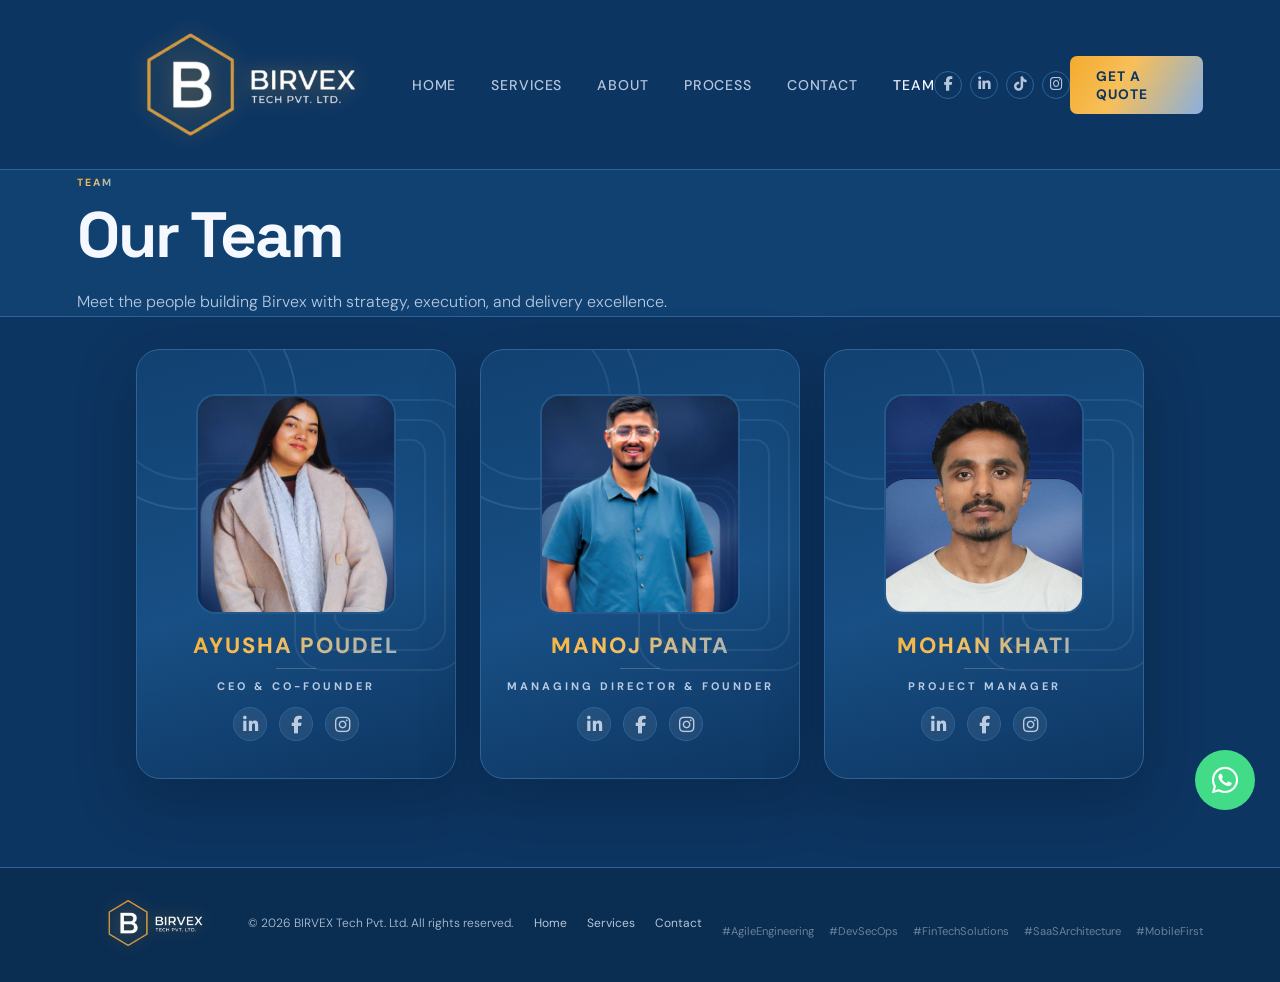
<file: team.html>
<!DOCTYPE html>
<html lang="en">

    <head>
        <!-- Google tag (gtag.js) -->
        <script async
            src="https://www.googletagmanager.com/gtag/js?id=G-QTSZY4KM24"></script>
        <script>
        window.dataLayer = window.dataLayer || [];
        function gtag() { dataLayer.push(arguments); }
        gtag('js', new Date());

        gtag('config', 'G-QTSZY4KM24');
    </script>
        <meta charset="UTF-8" />
        <meta name="viewport" content="width=device-width, initial-scale=1.0" />
        <title>Our Team | The Experts Behind Birvex Tech</title>
        <meta name="description"
            content="Meet the leadership and engineering team at Birvex Tech. We are a professional software team in Nepal dedicated to shipping high-quality digital products." />
        <link rel="canonical" href="https://birvex.tech/team" />
        <link rel="icon" href="/assets/images/favicon.webp" type="image/png">
        <link rel="preconnect" href="https://fonts.googleapis.com">
        <link rel="stylesheet"
            href="https://cdnjs.cloudflare.com/ajax/libs/font-awesome/6.5.2/css/all.min.css"
            crossorigin="anonymous" referrerpolicy="no-referrer" />
        <link
            href="https://fonts.googleapis.com/css2?family=Space+Grotesk:wght@500;600;700;800&family=DM+Sans:wght@300;400;500&display=swap"
            rel="stylesheet">
        <link rel="stylesheet" href="/styles/style.css">
    </head>

    <body class="team-page">
        <nav id="nav">
            <a href="/" class="nav-brand">
                <img src="/assets/images/logo.png" alt="BIRVEX Tech Pvt. Ltd."
                    style="height:155px;width:auto;display:block;">
            </a>
            <ul class="nav-links">
                <li><a href="/">Home</a></li>
                <li><a href="/services">Services</a></li>
                <li><a href="/about">About</a></li>
                <li><a href="/process">Process</a></li>
                <li><a href="/contact">Contact</a></li>
                <li><a href="/team" class="active">Team</a></li>
            </ul>
            <div class="nav-social">
                <a href="https://www.facebook.com/profile.php?id=61580804552190"
                    target="_blank" rel="noopener noreferrer"
                    aria-label="Facebook"><i
                        class="fa-brands fa-facebook-f"></i></a>
                <a href="https://www.linkedin.com/company/birvex-tech-pvt-ltd"
                    target="_blank" rel="noopener noreferrer"
                    aria-label="LinkedIn"><i
                        class="fa-brands fa-linkedin-in"></i></a>
                <a href="https://www.tiktok.com/@birvextech" target="_blank"
                    rel="noopener noreferrer"
                    aria-label="TikTok"><i class="fa-brands fa-tiktok"></i></a>
                <a
                    href="https://www.instagram.com/birvextech?igsh=MWQ1cmxmb3Z1YXc5ZA%3D%3D&utm_source=qr"
                    target="_blank"
                    rel="noopener noreferrer" aria-label="Instagram"><i
                        class="fa-brands fa-instagram"></i></a>
            </div>
            <a href="/contact" class="nav-cta">Get a Quote</a>
            <div class="hamburger"
                id="hbg"><span></span><span></span><span></span></div>
        </nav>

        <div class="mob-menu" id="mob">
            <a href="/" onclick="closeMob()">Home</a>
            <a href="/services" onclick="closeMob()">Services</a>
            <a href="/about" onclick="closeMob()">About</a>
            <a href="/process" onclick="closeMob()">Process</a>
            <a href="/contact" onclick="closeMob()">Contact</a>
            <a href="/team" class="active" onclick="closeMob()">Team</a>
            <div class="mob-social">
                <a href="https://www.facebook.com/profile.php?id=61580804552190"
                    target="_blank" rel="noopener noreferrer"
                    aria-label="Facebook"><i
                        class="fa-brands fa-facebook-f"></i></a>
                <a href="https://www.linkedin.com/company/birvex-tech-pvt-ltd"
                    target="_blank" rel="noopener noreferrer"
                    aria-label="LinkedIn"><i
                        class="fa-brands fa-linkedin-in"></i></a>
                <a href="https://www.tiktok.com/@birvextech" target="_blank"
                    rel="noopener noreferrer"
                    aria-label="TikTok"><i class="fa-brands fa-tiktok"></i></a>
                <a
                    href="https://www.instagram.com/birvextech?igsh=MWQ1cmxmb3Z1YXc5ZA%3D%3D&utm_source=qr"
                    target="_blank"
                    rel="noopener noreferrer" aria-label="Instagram"><i
                        class="fa-brands fa-instagram"></i></a>
            </div>
        </div>

        <div class="floating_btn">
            <a target="_blank" href="https://wa.me/9867396900"
                rel="noopener noreferrer" aria-label="WhatsApp">
                <div class="contact_icon">
                    <i class="fa-brands fa-whatsapp my-float"></i>
                </div>
            </a>

        </div>
        <section class="page-hero">
            <span class="s-tag">Team</span>
            <h1 class="s-title">Our Team</h1>
            <p class="s-sub">Meet the people building Birvex with strategy,
                execution, and delivery excellence.</p>
        </section>

        <div class="page">
            <div class="card">
                <svg class="arc-lines" viewBox="0 0 200 300" fill="none"
                    xmlns="http://www.w3.org/2000/svg">
                    <rect x="10" y="10" width="170" height="270" rx="30"
                        stroke="white" stroke-width="2" />
                    <rect x="30" y="30" width="130" height="230" rx="22"
                        stroke="white" stroke-width="2" />
                    <rect x="50" y="50" width="90" height="190" rx="14"
                        stroke="white" stroke-width="2" />
                </svg>

                <div class="card-top"></div>

                <div class="photo-wrap">
                    <div class="photo-frame">
                        <img src="/assets/images/CEO_co.png"
                            alt="Ayusha Poudel">
                    </div>
                </div>

                <div class="card-bottom">
                    <div class="member-name">Ayusha Poudel</div>
                    <div class="divider"></div>
                    <div class="member-role">CEO &amp; Co-Founder</div>
                    <div class="team-social">
                        <a
                            href="https://www.linkedin.com/in/ayusha-poudel-a0aa4a2b6/"
                            target="_blank" aria-label="LinkedIn"><i
                                class="fa-brands fa-linkedin-in"></i></a>
                        <a href="https://www.facebook.com/ayusha.poudel.834905"
                            target="_blank" aria-label="Facebook"><i
                                class="fa-brands fa-facebook-f"></i></a>
                        <a href="https://www.instagram.com/ayusha__poudel__/"
                            target="_blank" aria-label="Instagram"><i
                                class="fa-brands fa-instagram"></i></a>
                    </div>
                </div>
            </div>
            <div class="card">
                <svg class="arc-lines" viewBox="0 0 200 300" fill="none"
                    xmlns="http://www.w3.org/2000/svg">
                    <rect x="10" y="10" width="170" height="270" rx="30"
                        stroke="white" stroke-width="2" />
                    <rect x="30" y="30" width="130" height="230" rx="22"
                        stroke="white" stroke-width="2" />
                    <rect x="50" y="50" width="90" height="190" rx="14"
                        stroke="white" stroke-width="2" />
                </svg>

                <div class="card-top"></div>

                <div class="photo-wrap">
                    <div class="photo-frame">
                        <img src="/assets/images/manoj.png" alt="Manoj Panta">
                    </div>
                </div>

                <div class="card-bottom">
                    <div class="member-name">Manoj Panta</div>
                    <div class="divider"></div>
                    <div class="member-role">Managing Director &amp;
                        Founder</div>
                    <div class="team-social">
                        <a
                            href="https://www.linkedin.com/in/manoj-panta-web-developer/"
                            target="_blank" aria-label="LinkedIn"><i
                                class="fa-brands fa-linkedin-in"></i></a>
                        <a href="https://www.facebook.com/manojpanta1230/"
                            target="_blank" aria-label="Facebook"><i
                                class="fa-brands fa-facebook-f"></i></a>
                        <a href="https://www.instagram.com/_manoj_panta__/"
                            target="_blank" aria-label="Instagram"><i
                                class="fa-brands fa-instagram"></i></a>
                    </div>
                </div>
            </div>

            <div class="card">
                <svg class="arc-lines" viewBox="0 0 200 300" fill="none"
                    xmlns="http://www.w3.org/2000/svg">
                    <rect x="10" y="10" width="170" height="270" rx="30"
                        stroke="white" stroke-width="2" />
                    <rect x="30" y="30" width="130" height="230" rx="22"
                        stroke="white" stroke-width="2" />
                    <rect x="50" y="50" width="90" height="190" rx="14"
                        stroke="white" stroke-width="2" />
                </svg>

                <div class="card-top"></div>

                <div class="photo-wrap">
                    <div class="photo-frame">
                        <img src="/assets/images/mohan.png" alt="Mohan Khati">
                    </div>
                </div>

                <div class="card-bottom">
                    <div class="member-name">Mohan Khati</div>
                    <div class="divider"></div>
                    <div class="member-role">Project Manager</div>
                    <div class="team-social">
                        <a
                            href="https://www.linkedin.com/in/mohan-khati-5bb067263/"
                            target="_blank" aria-label="LinkedIn"><i
                                class="fa-brands fa-linkedin-in"></i></a>
                        <a href="https://www.facebook.com/themohankhati"
                            target="_blank" aria-label="Facebook"><i
                                class="fa-brands fa-facebook-f"></i></a>
                        <a href="https://www.instagram.com/themohankhati/"
                            target="_blank" aria-label="Instagram"><i
                                class="fa-brands fa-instagram"></i></a>
                    </div>
                </div>
            </div>
        </div>
        <footer>
            <div class="ft-brand">
                <img src="/assets/images/logo.png" alt="BIRVEX Tech Pvt. Ltd."
                    style="height:70px;width:auto;display:block;filter:drop-shadow(0 0 8px rgba(243,171,45,0.35));">
            </div>

            <span class="ft-copy">&copy; 2026 BIRVEX Tech Pvt. Ltd. All rights
                reserved.</span>
            <div class="ft-links">
                <a href="/">Home</a><a href="/services">Services</a><a
                    href="/contact">Contact</a>
            </div>
            <div class="ft-topics"
                style="margin-top: 15px; font-size: 0.7rem; color: rgba(255,255,255,0.4); display: flex; gap: 15px; flex-wrap: wrap; justify-content: center;">
                <span>#AgileEngineering</span>
                <span>#DevSecOps</span>
                <span>#FinTechSolutions</span>
                <span>#SaaSArchitecture</span>
                <span>#MobileFirst</span>
            </div>
        </footer>

        <div class="toast-wrap" id="toastWrap"></div>

        <script src="/scripts/main.js"></script>
    </body>

    <!--Start of Tawk.to Script-->
    <!--Start of Tawk.to Script-->
    <script type="text/javascript">
    var Tawk_API = Tawk_API || {}, Tawk_LoadStart = new Date();
    (function () {
        var s1 = document.createElement("script"), s0 = document.getElementsByTagName("script")[0];
        s1.async = true;
        s1.src = 'https://embed.tawk.to/69c4b86bbbdb561c35450358/1jkk70pis';
        s1.charset = 'UTF-8';
        s1.setAttribute('crossorigin', '*');
        s0.parentNode.insertBefore(s1, s0);
    })();
</script>
    <!--End of Tawk.to Script-->
    <!--End of Tawk.to Script-->

</html>
</file>
<file: styles/style.css>
/* Team member social icons */
.team-social {
    display: flex;
    gap: 12px;
    margin-top: 14px;
    justify-content: center;
}

.team-social a {
    color: var(--muted);
    background: rgba(245, 249, 255, 0.07);
    border: 1px solid var(--border);
    border-radius: 50%;
    width: 34px;
    height: 34px;
    display: flex;
    align-items: center;
    justify-content: center;
    font-size: 1.1rem;
    transition: color 0.2s, background 0.2s, border-color 0.2s;
    text-decoration: none;
}

.team-social a:hover {
    color: var(--green);
    background: rgba(243, 171, 45, 0.13);
    border-color: var(--green);
}

:root {
    --green: #f3ab2d;
    --blue: #5f90cb;
    --teal: #7da7d8;
    --grad: linear-gradient(120deg, #f3ab2d 0%, #f8bf59 40%, #88afde 100%);
    --dark: #0d3561;
    --surface: #114171;
    --card: #184f84;
    --border: #2d6397;
    --muted: rgba(230, 239, 255, 0.78);
    --white: #f5f9ff;
}

*,
*::before,
*::after {
    box-sizing: border-box;
    margin: 0;
    padding: 0;
}

html {
    scroll-behavior: smooth;
}

body {
    font-family: 'DM Sans', sans-serif;
    background: var(--dark);
    color: var(--white);
    overflow-x: hidden;
    min-height: 100vh;
    display: flex;
    flex-direction: column;
}

p {
    font-size: 16px !important;
}

h2,
h3,
h4,
h5,
h6 {
    font-size: clamp(18px, 2vw, 20px) !important;
}

::-webkit-scrollbar {
    width: 4px;
}

::-webkit-scrollbar-thumb {
    background: var(--grad);
    border-radius: 4px;
}

/* NAV */
nav {
    position: fixed;
    top: 0;
    left: 0;
    right: 0;
    z-index: 100;
    display: flex;
    align-items: center;
    justify-content: space-between;
    padding: 0 6vw;
    height: 170px;
    background: rgba(13, 53, 97, 0.92);
    backdrop-filter: blur(16px);
    border-bottom: 1px solid var(--border);
    transition: height 0.3s;
}

.nav-brand {
    display: flex;
    align-items: center;
    gap: 10px;
    text-decoration: none;
    flex-shrink: 0;
}

.nav-brand img {
    height: 155px;
    width: auto;
    display: block;
    object-fit: contain;
    filter: drop-shadow(0 0 10px rgba(243, 171, 45, 0.4));
}

.brand-hex {
    width: 36px;
    height: 32px;
    clip-path: polygon(25% 4%, 75% 4%, 96% 50%, 75% 96%, 25% 96%, 4% 50%);
    border: 2px solid var(--green);
    display: flex;
    align-items: center;
    justify-content: center;
    flex-shrink: 0;
}

.brand-hex span {
    font-family: 'Space Grotesk', sans-serif;
    font-size: 0.92rem;
    font-weight: 700;
    color: var(--green);
    line-height: 1;
}

.brand-word {
    display: flex;
    flex-direction: column;
    line-height: 1;
}

.brand-name {
    font-family: 'Space Grotesk', sans-serif;
    font-size: 1.55rem;
    letter-spacing: 0.08em;
    font-weight: 800;
    color: var(--white);
}

.brand-sub {
    margin-top: 3px;
    font-size: 0.58rem;
    letter-spacing: 0.24em;
    text-transform: uppercase;
    color: rgba(220, 233, 252, 0.86);
    font-weight: 500;
}

.nav-links {
    display: flex;
    gap: 2.2rem;
    list-style: none;
    align-items: center;
}

.nav-links a {
    font-size: 0.88rem;
    font-weight: 500;
    color: var(--muted);
    text-decoration: none;
    letter-spacing: 0.06em;
    text-transform: uppercase;
    transition: color 0.2s;
}

.nav-links a:hover {
    color: var(--white);
}

.nav-links a.active,
.mob-menu a.active {
    color: var(--white);
}

.nav-social {
    display: flex;
    align-items: center;
    gap: 8px;
}

.nav-social a {
    width: 28px;
    height: 28px;
    display: inline-flex;
    align-items: center;
    justify-content: center;
    text-decoration: none;
    color: var(--muted);
    border: 1px solid var(--border);
    border-radius: 999px;
    font-size: 0.9rem;
    transition: color 0.2s, border-color 0.2s, background 0.2s, transform 0.2s;
}

.nav-social a i {
    line-height: 1;
    display: block;
}

.nav-social a:hover {
    color: var(--white);
    border-color: var(--green);
    background: rgba(243, 171, 45, 0.12);
    transform: translateY(-1px);
}

.nav-cta {
    padding: 11px 26px;
    border-radius: 7px;
    background: var(--grad);
    color: #0d3561;
    font-size: 0.86rem;
    font-weight: 700;
    letter-spacing: 0.06em;
    text-transform: uppercase;
    text-decoration: none;
    transition: opacity 0.2s, transform 0.2s;
}

.nav-cta:hover {
    opacity: 0.92;
    transform: translateY(-1px);
}

.hamburger {
    display: none;
    flex-direction: column;
    gap: 5px;
    cursor: pointer;
}

.hamburger span {
    width: 22px;
    height: 2px;
    background: var(--white);
    border-radius: 2px;
    transition: all 0.3s;
}

.hamburger.open span:nth-child(1) {
    transform: translateY(7px) rotate(45deg);
}

.hamburger.open span:nth-child(2) {
    opacity: 0;
}

.hamburger.open span:nth-child(3) {
    transform: translateY(-7px) rotate(-45deg);
}

/* Nav shrink on scroll */
nav.scrolled {
    height: 68px !important;
}

nav.scrolled .nav-brand img {
    height: 54px !important;
}

.mob-menu {
    display: none;
    flex-direction: column;
    position: fixed;
    top: 170px;
    left: 0;
    right: 0;
    z-index: 99;
    background: var(--card);
    border-bottom: 1px solid var(--border);
    transition: top 0.3s;
}

.mob-menu.open {
    display: flex;
}

.mob-menu a {
    padding: 13px 6vw;
    color: var(--muted);
    font-size: 0.88rem;
    font-weight: 500;
    text-decoration: none;
    text-transform: uppercase;
    letter-spacing: 0.06em;
    border-bottom: 1px solid var(--border);
    transition: color 0.2s;
}

.mob-menu a:hover {
    color: var(--green);
}

.mob-social {
    display: none;
    align-items: center;
    justify-content: center;
    gap: 10px;
    padding: 12px 6vw 14px;
    border-top: 1px solid var(--border);
}

.mob-social a {
    width: 30px;
    height: 30px;
    display: inline-flex;
    align-items: center;
    justify-content: center;
    text-decoration: none;
    color: var(--muted);
    border: 1px solid var(--border);
    border-radius: 999px;
    font-size: 0.92rem;
    transition: color 0.2s, border-color 0.2s, background 0.2s;
}

.mob-social a:hover {
    color: var(--white);
    border-color: var(--green);
    background: rgba(243, 171, 45, 0.12);
}

/* HERO */
.hero {
    min-height: 100vh;
    display: flex;
    align-items: center;
    justify-content: center;

    position: relative;
    overflow: hidden;
}

.hero::before {
    content: '';
    position: absolute;
    inset: 0;
    background:
        radial-gradient(ellipse 50% 60% at 78% 45%, rgba(33, 118, 199, 0.13) 0%, transparent 65%),
        radial-gradient(ellipse 40% 50% at 18% 65%, rgba(61, 190, 110, 0.09) 0%, transparent 60%),
        var(--dark);
}

.hero-grid {
    position: absolute;
    inset: 0;
    pointer-events: none;
    background-image: linear-gradient(rgba(61, 190, 110, 0.03) 1px, transparent 1px), linear-gradient(90deg, rgba(33, 118, 199, 0.03) 1px, transparent 1px);
    background-size: 52px 52px;
}

.hero-content {
    position: relative;
    width: 100%;
    max-width: 1100px;
    display: flex;
    align-items: center;
    gap: 60px;
    height: 100vh;
}

.hero-left {
    flex: 1;
}

.hero-right {
    flex: 1;
    display: flex;
    flex-direction: column;
    gap: 0;
}

.hero-pill {
    display: inline-flex;
    align-items: center;
    gap: 8px;
    padding: 5px 14px;
    border-radius: 100px;
    border: 1px solid rgba(61, 190, 110, 0.3);
    background: rgba(61, 190, 110, 0.07);
    font-size: 0.68rem;
    font-weight: 600;
    letter-spacing: 0.14em;
    text-transform: uppercase;
    color: var(--green);
    margin-bottom: 26px;
    opacity: 0;
    animation: up 0.6s 0.1s forwards;
}

.dot {
    width: 6px;
    height: 6px;
    border-radius: 50%;
    background: var(--green);
    box-shadow: 0 0 7px var(--green);
    animation: blink 2s infinite;
}

@keyframes blink {

    0%,
    100% {
        opacity: 1
    }

    50% {
        opacity: 0.3
    }
}

h1 {
    font-family: 'Space Grotesk', sans-serif;
    font-size: clamp(2.8rem, 5.5vw, 4.8rem);
    font-weight: 800;
    line-height: 1.08;
    letter-spacing: -0.03em;
    margin-bottom: 20px;
    opacity: 0;
    animation: up 0.6s 0.25s forwards;
}

.g {
    background: var(--grad);
    -webkit-background-clip: text;
    -webkit-text-fill-color: transparent;
    background-clip: text;
}

.hero-sub {
    font-size: 1.1rem;
    font-weight: 300;
    line-height: 1.8;
    color: var(--muted);
    max-width: 560px;
    margin-bottom: 38px;
    opacity: 0;
    animation: up 0.6s 0.4s forwards;
}

.hero-btns {
    display: flex;
    gap: 12px;
    flex-wrap: wrap;
    opacity: 0;
    animation: up 0.6s 0.55s forwards;
}

.btn-p {
    padding: 13px 30px;
    border-radius: 7px;
    background: var(--grad);
    color: #0d3561;
    border: none;
    font-size: 0.83rem;
    font-weight: 600;
    letter-spacing: 0.06em;
    text-transform: uppercase;
    text-decoration: none;
    cursor: pointer;
    box-shadow: 0 4px 18px rgba(33, 118, 199, 0.28);
    transition: opacity 0.2s, transform 0.2s;
}

.btn-p:hover {
    opacity: 0.92;
    transform: translateY(-2px);
}

.btn-o {
    padding: 12px 30px;
    border-radius: 7px;
    background: transparent;
    color: var(--white);
    border: 1.5px solid var(--border);
    font-size: 0.83rem;
    font-weight: 500;
    letter-spacing: 0.06em;
    text-transform: uppercase;
    text-decoration: none;
    transition: border-color 0.2s, color 0.2s, transform 0.2s;
}

.btn-o:hover {
    border-color: var(--blue);
    color: #7ec8f5;
    transform: translateY(-2px);
}

.hero-logo-float {
    position: absolute;
    right: 7vw;
    top: 50%;
    transform: translateY(-50%);
    opacity: 0;
    animation: fadein 1s 0.8s forwards;
    display: flex;
    flex-direction: column;
    align-items: center;
    gap: 16px;
}

.logo-ring {
    width: 180px;
    height: 180px;
    border-radius: 50%;
    background: rgba(255, 255, 255, 0.96);
    display: flex;
    align-items: center;
    justify-content: center;
    box-shadow: 0 0 0 12px rgba(61, 190, 110, 0.08), 0 0 0 24px rgba(33, 118, 199, 0.05), 0 24px 60px rgba(0, 0, 0, 0.4);
}

.logo-ring img {
    width: 140px;
    height: 140px;
    object-fit: contain;
}

.logo-tagline {
    font-family: 'Space Grotesk', sans-serif;
    font-size: 0.85rem;
    font-weight: 700;
    text-align: center;
    letter-spacing: 0.04em;
    background: var(--grad);
    -webkit-background-clip: text;
    -webkit-text-fill-color: transparent;
    background-clip: text;
}

/* STATS */
.stats {
    background: var(--surface);
    border-top: 1px solid var(--border);
    border-bottom: 1px solid var(--border);
    padding: 32px 6vw;
    display: flex;
    justify-content: space-around;
    flex-wrap: wrap;
    gap: 20px;
}

.stat {
    text-align: center;
}

.stat-n {
    font-family: 'Space Grotesk', sans-serif;
    font-size: 2.2rem;
    font-weight: 800;
    line-height: 1;
    background: var(--grad);
    -webkit-background-clip: text;
    -webkit-text-fill-color: transparent;
    background-clip: text;
}

.stat-l {
    font-size: 0.7rem;
    font-weight: 500;
    letter-spacing: 0.1em;
    text-transform: uppercase;
    color: var(--muted);
    margin-top: 5px;
}

/* SECTION */
section {
    padding: 88px 6vw;
}

.page-hero {
    background: var(--surface);
    padding: 220px 6vw 90px;
    border-bottom: 1px solid var(--border);
}

.page-hero .s-sub {
    max-width: 680px;
}

.s-tag {
    font-size: 0.65rem;
    font-weight: 700;
    letter-spacing: 0.2em;
    text-transform: uppercase;
    background: var(--grad);
    -webkit-background-clip: text;
    -webkit-text-fill-color: transparent;
    background-clip: text;
    margin-bottom: 10px;
    display: inline-block;
}

.s-title {
    font-family: 'Space Grotesk', sans-serif;
    font-size: clamp(1.8rem, 3vw, 2.5rem);
    font-weight: 800;
    line-height: 1.15;
    margin-bottom: 14px;
}

.s-sub {
    font-size: 0.95rem;
    font-weight: 300;
    line-height: 1.85;
    color: var(--muted);
    max-width: 480px;
}

/* SERVICES */
#services {
    background: var(--surface);
}

.svc-head {
    margin-bottom: 50px;
}

.svc-grid {
    display: grid;
    grid-template-columns: repeat(auto-fit, minmax(270px, 1fr));
    gap: 18px;
}

.svc-card {
    background: var(--dark);
    border: 1px solid var(--border);
    border-radius: 12px;
    padding: 32px 28px;
    position: relative;
    overflow: hidden;
    transition: transform 0.3s, border-color 0.3s, box-shadow 0.3s;
}

.svc-card::before {
    content: '';
    position: absolute;
    top: 0;
    left: 0;
    right: 0;
    height: 2.5px;
    background: var(--grad);
    transform: scaleX(0);
    transform-origin: left;
    transition: transform 0.35s;
    border-radius: 12px 12px 0 0;
}

.svc-card:hover {
    transform: translateY(-5px);
    border-color: rgba(33, 118, 199, 0.3);
    box-shadow: 0 12px 36px rgba(33, 118, 199, 0.12);
}

.svc-card:hover::before {
    transform: scaleX(1);
}

.svc-icon {
    width: 46px;
    height: 46px;
    border-radius: 9px;
    margin-bottom: 20px;
    display: flex;
    align-items: center;
    justify-content: center;
    background: rgba(61, 190, 110, 0.08);
    border: 1px solid rgba(61, 190, 110, 0.14);
}

.svc-icon svg {
    width: 22px;
    height: 22px;
    stroke-width: 1.6;
    fill: none;
}

.svc-card:nth-child(odd) .svc-icon svg {
    stroke: var(--green);
}

.svc-card:nth-child(even) .svc-icon svg {
    stroke: #5ab4f5;
}

.svc-title {
    font-family: 'Space Grotesk', sans-serif;
    font-size: 1.05rem;
    font-weight: 700;
    margin-bottom: 9px;
}

.svc-desc {
    font-size: 0.86rem;
    line-height: 1.75;
    color: var(--muted);
    font-weight: 300;
}

/* ABOUT */
#about {
    background: var(--surface);
    display: grid;
    grid-template-columns: 1.15fr 0.85fr;
    gap: 30px;
    align-items: start;
    max-width: 1440px;
    margin: 0 auto;
}

.about-main {
    background: transparent;
    border: none;
    border-radius: 14px;
    padding: 28px;
}

.about-img-side {
    display: flex;
    flex-direction: column;
    align-items: center;
    gap: 20px;
}

.about-logo-big {
    width: 200px;
    height: 200px;
    border-radius: 50%;
    background: #fff;
    display: flex;
    align-items: center;
    justify-content: center;
    box-shadow: 0 0 0 10px rgba(61, 190, 110, 0.07), 0 0 0 22px rgba(33, 118, 199, 0.04), 0 20px 50px rgba(0, 0, 0, 0.35);
}

.about-logo-big img {
    width: 160px;
    height: 160px;
    object-fit: contain;
}

.about-chips {
    display: flex;
    flex-wrap: wrap;
    gap: 8px;
    justify-content: center;
}

.chip {
    padding: 5px 14px;
    border-radius: 100px;
    font-size: 0.72rem;
    font-weight: 500;
    border: 1px solid var(--border);
    color: var(--muted);
    background: var(--card);
}

.about-text .s-sub {
    margin-bottom: 28px;
}

.about-highlights {
    display: grid;
    grid-template-columns: 1fr 1fr;
    gap: 10px;
    margin: 0 0 24px;
}

.about-h {
    background: rgba(245, 249, 255, 0.05);
    border: 1px solid var(--border);
    border-radius: 10px;
    padding: 12px 14px;
}

.about-h-title {
    font-family: 'Space Grotesk', sans-serif;
    font-size: 0.88rem;
    font-weight: 700;
    color: var(--white);
    margin-bottom: 4px;
}

.about-h-sub {
    font-size: 0.78rem;
    color: var(--muted);
    line-height: 1.5;
}

.check-list {
    list-style: none;
    display: flex;
    flex-direction: column;
    gap: 11px;
    margin-bottom: 22px;
}

.check-list li {
    display: flex;
    align-items: flex-start;
    gap: 10px;
    font-size: 0.88rem;
    color: rgba(255, 255, 255, 0.65);
    font-weight: 300;
    line-height: 1.55;
}

.ck {
    flex-shrink: 0;
    width: 18px;
    height: 18px;
    border-radius: 50%;
    margin-top: 1px;
    background: rgba(61, 190, 110, 0.1);
    border: 1px solid rgba(61, 190, 110, 0.35);
    display: flex;
    align-items: center;
    justify-content: center;
}

.ck svg {
    width: 10px;
    height: 10px;
    stroke: var(--green);
    stroke-width: 2.5;
    fill: none;
}

.about-trust {
    display: flex;
    gap: 28px;
    flex-wrap: wrap;
    padding-top: 16px;
    border-top: 1px solid var(--border);
}

.about-kpi {
    min-width: 120px;
}

.about-kpi-n {
    font-family: 'Space Grotesk', sans-serif;
    font-size: 1.35rem;
    font-weight: 800;
    color: var(--white);
    line-height: 1.1;
}

.about-kpi-l {
    margin-top: 3px;
    font-size: 0.72rem;
    letter-spacing: 0.08em;
    text-transform: uppercase;
    color: var(--muted);
}

.about-side {
    display: flex;
    flex-direction: column;
    gap: 14px;
}

.about-side-card {
    background: transparent;
    border: none;
    border-radius: 14px;
    padding: 20px 18px;
}

.about-side-title {
    font-family: 'Space Grotesk', sans-serif;
    font-size: 1rem;
    font-weight: 700;
    color: var(--white);
    margin-bottom: 10px;
}

.about-side-text {
    font-size: 0.9rem;
    line-height: 1.7;
    color: var(--muted);
}

.about-mini-list {
    list-style: none;
    display: flex;
    flex-direction: column;
    gap: 10px;
    margin-top: 8px;
}

.about-mini-list li {
    font-size: 0.86rem;
    color: rgba(245, 249, 255, 0.88);
    display: flex;
    align-items: flex-start;
    gap: 8px;
    line-height: 1.55;
}

.about-mini-list li::before {
    content: '';
    width: 7px;
    height: 7px;
    margin-top: 6px;
    border-radius: 50%;
    background: var(--green);
    flex-shrink: 0;
}

.about-side-cta {
    display: inline-block;
    margin-top: 12px;
    font-size: 0.78rem;
    letter-spacing: 0.08em;
    text-transform: uppercase;
    text-decoration: none;
    color: var(--white);
    border: 1px solid var(--border);
    border-radius: 8px;
    padding: 10px 14px;
    transition: border-color 0.2s, transform 0.2s;
}

.about-side-cta:hover {
    border-color: var(--green);
    transform: translateY(-1px);
}

/* HOME EXTRA */
#home-extra {
    background: linear-gradient(180deg, var(--surface) 0%, #0f3b68 100%);
}

.extra-head {
    margin-bottom: 34px;
}

.extra-grid {
    display: grid;
    grid-template-columns: repeat(3, 1fr);
    gap: 18px;
    margin-bottom: 26px;
}

.extra-card {
    background: rgba(10, 45, 82, 0.75);
    border: 1px solid var(--border);
    border-radius: 14px;
    padding: 24px;
    transition: transform 0.25s, border-color 0.25s, box-shadow 0.25s;
}

.extra-card:hover {
    transform: translateY(-4px);
    border-color: rgba(243, 171, 45, 0.55);
    box-shadow: 0 12px 32px rgba(4, 22, 41, 0.35);
}

.extra-label {
    display: inline-block;
    padding: 5px 10px;
    border-radius: 999px;
    border: 1px solid rgba(243, 171, 45, 0.35);
    background: rgba(243, 171, 45, 0.12);
    color: var(--green);
    font-size: 0.68rem;
    font-weight: 600;
    letter-spacing: 0.08em;
    text-transform: uppercase;
    margin-bottom: 12px;
}

.extra-card h3 {
    font-family: 'Space Grotesk', sans-serif;
    font-size: 1.05rem;
    margin-bottom: 10px;
    line-height: 1.3;
}

.extra-card p {
    color: var(--muted);
    font-size: 0.88rem;
    line-height: 1.65;
    margin-bottom: 12px;
}

.extra-card ul {
    list-style: none;
    display: flex;
    flex-direction: column;
    gap: 7px;
}

.extra-card li {
    font-size: 0.8rem;
    color: rgba(245, 249, 255, 0.86);
    line-height: 1.45;
    position: relative;
    padding-left: 14px;
}

.extra-card li::before {
    content: '';
    width: 6px;
    height: 6px;
    border-radius: 50%;
    background: var(--green);
    position: absolute;
    left: 0;
    top: 7px;
}

#home-clients {
    background: var(--surface);
    padding-top: 26px;
}

.clients-head {
    text-align: center;
    max-width: 900px;
    margin: 0 auto 24px;
}

.clients-head .s-sub {
    max-width: 760px;
    margin: 0 auto;
}

.clients-marquee {
    overflow: hidden;
    border: 1px solid rgba(45, 99, 151, 0.75);
    border-radius: 14px;
    background: rgba(10, 45, 82, 0.65);
    position: relative;
    -webkit-mask-image: linear-gradient(to right, transparent, #000 8%, #000 92%, transparent);
    mask-image: linear-gradient(to right, transparent, #000 8%, #000 92%, transparent);
}

.clients-track {
    display: flex;
    width: max-content;
    gap: 14px;
    padding: 16px 14px;
    animation: client-scroll 30s linear infinite;
    background-color: white;
}

.client-logo {
    width: 180px;
    height: 82px;
    border-radius: 10px;
    background: rgba(245, 249, 255, 0.06);
    border: 1px solid rgba(45, 99, 151, 0.7);
    display: flex;
    align-items: center;
    justify-content: center;
    flex-shrink: 0;
}

.client-logo img {
    max-width: 132px;
    max-height: 54px;
    object-fit: contain;
    filter: none;
    opacity: 1;
}

@keyframes client-scroll {
    from {
        transform: translateX(0);
    }

    to {
        transform: translateX(-50%);
    }
}

#home-faq {
    background: var(--surface);
    padding: 34px 6vw 74px;
}

.faq-head {
    text-align: center;
    max-width: 920px;
    margin: 0 auto 18px;
}

.faq-head .s-sub {
    max-width: 680px;
    margin: 0 auto;
}

.faq-shell {
    max-width: 980px;
    margin: 0 auto;
    padding: 18px;
    border-radius: 14px;
    border: 1px solid rgba(45, 99, 151, 0.75);
    background: rgba(10, 45, 82, 0.58);
    box-shadow: 0 16px 34px rgba(6, 26, 48, 0.26);
}

.faq-grid {
    display: grid;
    gap: 10px;
}

.faq-grid details {
    text-align: left;
    border: 1px solid rgba(45, 99, 151, 0.65);
    border-radius: 9px;
    padding: 11px 13px;
    background: rgba(17, 65, 113, 0.45);
}

.faq-grid summary {
    cursor: pointer;
    list-style: none;
    font-size: 0.9rem;
    font-weight: 600;
    color: rgba(245, 249, 255, 0.94);
}

.faq-grid summary::-webkit-details-marker {
    display: none;
}

.faq-grid p {
    margin-top: 8px;
    color: var(--muted);
    font-size: 0.84rem;
    line-height: 1.62;
}

.faq-shell .about-side-cta {
    display: inline-flex;
    margin-top: 14px;
}

@media (prefers-reduced-motion: reduce) {
    .clients-track {
        animation: none;
    }
}

/* PROCESS */
#process {
    background: var(--surface);
}

.proc-head {
    margin-bottom: 52px;
}

.proc-grid {
    display: grid;
    grid-template-columns: repeat(4, 1fr);
    gap: 28px;
}

.proc-step {
    text-align: center;
}

.proc-num-wrap {
    width: 60px;
    height: 60px;
    border-radius: 50%;
    margin: 0 auto 18px;
    background: var(--grad);
    padding: 2px;
    display: flex;
    transition: transform 0.3s, box-shadow 0.3s;
}

.proc-step:hover .proc-num-wrap {
    transform: scale(1.08);
    box-shadow: 0 6px 20px rgba(33, 118, 199, 0.3);
}

.proc-num-bg {
    flex: 1;
    border-radius: 50%;
    background: var(--card);
    display: flex;
    align-items: center;
    justify-content: center;
}

.proc-num-inner {
    font-family: 'Space Grotesk', sans-serif;
    font-size: 1.2rem;
    font-weight: 800;
    background: var(--grad);
    -webkit-background-clip: text;
    -webkit-text-fill-color: transparent;
    background-clip: text;
}

.proc-title {
    font-family: 'Space Grotesk', sans-serif;
    font-size: 0.95rem;
    font-weight: 700;
    margin-bottom: 7px;
}

.proc-desc {
    font-size: 0.82rem;
    line-height: 1.7;
    color: var(--muted);
    font-weight: 300;
}

/* LEADERSHIP */
#leadership {
    background: var(--surface);
}

.lead-head {
    margin-bottom: 52px;
}

.lead-grid {
    display: grid;
    grid-template-columns: 1fr 1fr;
    gap: 28px;
}

.lead-card {
    background: var(--card);
    border: 1px solid var(--border);
    border-radius: 16px;
    padding: 40px 36px;
    position: relative;
    overflow: hidden;
    transition: transform 0.3s, box-shadow 0.3s;
}

.lead-card::before {
    content: '\201C';
    position: absolute;
    top: -10px;
    left: 28px;
    font-size: 9rem;
    line-height: 1;
    font-family: Georgia, serif;
    background: var(--grad);
    -webkit-background-clip: text;
    -webkit-text-fill-color: transparent;
    background-clip: text;
    opacity: 0.18;
    pointer-events: none;
}

.lead-card:hover {
    transform: translateY(-4px);
    box-shadow: 0 16px 48px rgba(33, 118, 199, 0.14);
}

.lead-quote {
    font-size: 1.05rem;
    font-weight: 400;
    line-height: 1.85;
    color: rgba(255, 255, 255, 0.82);
    margin-bottom: 32px;
    position: relative;
    z-index: 1;
}

.lead-person {
    display: flex;
    align-items: center;
    gap: 14px;
    border-top: 1px solid var(--border);
    padding-top: 22px;
}

.lead-avatar {
    width: 64px;
    height: 64px;
    border-radius: 50%;
    padding: 2px;
    flex-shrink: 0;
    display: flex;
}

.lead-avatar-inner {
    flex: 1;
    border-radius: 50%;
    background: var(--dark);
    display: flex;
    align-items: center;
    justify-content: center;
    font-family: 'Space Grotesk', sans-serif;
    font-size: 1.1rem;
    font-weight: 700;
    background: var(--grad);
    -webkit-background-clip: text;
    -webkit-text-fill-color: transparent;
    background-clip: text;
    background-color: var(--dark);
    overflow: hidden;
    position: relative;
    color: transparent;
}

.lead-avatar-inner img {
    width: 100%;
    height: 100%;
    object-fit: cover;
    display: block;
}

.lead-avatar-inner::after {
    content: attr(data-fallback);
    position: absolute;
    inset: 0;
    display: flex;
    align-items: center;
    justify-content: center;
    font-family: 'Space Grotesk', sans-serif;
    font-size: 1.1rem;
    font-weight: 700;
    background: var(--grad);
    -webkit-background-clip: text;
    -webkit-text-fill-color: transparent;
    background-clip: text;
    opacity: 0;
}

.lead-avatar-inner.no-photo::after {
    opacity: 1;
}

.lead-avatar-inner.no-photo img {
    display: none;
}

.lead-info-name {
    font-family: 'Space Grotesk', sans-serif;
    font-size: 1rem;
    font-weight: 700;
    color: var(--white);
}

.lead-info-role {
    font-size: 0.75rem;
    font-weight: 500;
    letter-spacing: 0.1em;
    text-transform: uppercase;
    background: var(--grad);
    -webkit-background-clip: text;
    -webkit-text-fill-color: transparent;
    background-clip: text;
    margin-top: 3px;
}

@media (max-width: 860px) {
    .lead-grid {
        grid-template-columns: 1fr;
    }
}

/* CONTACT */
#contact {
    background: var(--surface);
    display: grid;
    grid-template-columns: 1fr 1fr;
    gap: 64px;
    align-items: start;
}

.contact-left .s-sub {
    margin-bottom: 34px;
}

.c-items {
    display: flex;
    flex-direction: column;
    gap: 18px;
}

.c-item {
    display: flex;
    gap: 13px;
    align-items: flex-start;
}

.c-icon {
    width: 38px;
    height: 38px;
    flex-shrink: 0;
    border-radius: 8px;
    background: rgba(61, 190, 110, 0.07);
    border: 1px solid rgba(61, 190, 110, 0.15);
    display: flex;
    align-items: center;
    justify-content: center;
}

.c-icon svg {
    width: 17px;
    height: 17px;
    stroke: var(--green);
    stroke-width: 1.6;
    fill: none;
}

.c-label {
    font-size: 0.65rem;
    font-weight: 600;
    letter-spacing: 0.12em;
    text-transform: uppercase;
    color: var(--muted);
    margin-bottom: 3px;
}

.c-val {
    font-size: 0.88rem;
    color: rgba(255, 255, 255, 0.8);
    font-weight: 300;
}

.cf {
    display: flex;
    flex-direction: column;
    gap: 14px;
}

.cf-row {
    display: grid;
    grid-template-columns: 1fr 1fr;
    gap: 14px;
}

.fg {
    display: flex;
    flex-direction: column;
    gap: 5px;
}

.fg label {
    font-size: 0.65rem;
    font-weight: 600;
    letter-spacing: 0.12em;
    text-transform: uppercase;
    color: var(--muted);
}

.fg input,
.fg textarea,
.fg select {
    background: var(--card);
    border: 1px solid var(--border);
    border-radius: 7px;
    padding: 11px 14px;
    color: var(--white);
    font-family: 'DM Sans', sans-serif;
    font-size: 0.88rem;
    font-weight: 300;
    outline: none;
    transition: border-color 0.2s;
}

.fg input:focus,
.fg textarea:focus,
.fg select:focus {
    border-color: var(--teal);
}

.fg input.field-invalid,
.fg textarea.field-invalid,
.fg select.field-invalid {
    border-color: #f8bf59;
    box-shadow: 0 0 0 2px rgba(248, 191, 89, 0.2);
}

.fg textarea {
    resize: vertical;
    min-height: 110px;
}

.fg select option {
    background: var(--card);
}

.cf-btn {
    width: 100%;
    padding: 13px;
    border-radius: 7px;
    background: var(--grad);
    color: #0d3561;
    border: none;
    font-family: 'DM Sans', sans-serif;
    font-size: 0.83rem;
    font-weight: 600;
    letter-spacing: 0.08em;
    text-transform: uppercase;
    cursor: pointer;
    transition: opacity 0.2s, transform 0.2s;
}

.cf-btn:hover {
    opacity: 0.92;
    transform: translateY(-2px);
}

/* FOOTER */
footer {
    background: #0a2d52;
    margin-top: auto;
    padding: 20px 6vw 24px;
    border-top: 1px solid var(--border);
    display: flex;
    align-items: center;
    justify-content: space-between;
    flex-wrap: wrap;
    gap: 12px;
}

.ft-brand {
    display: flex;
    align-items: center;
    gap: 12px;
}

.ft-word {
    display: flex;
    flex-direction: column;
    line-height: 1;
}

.ft-logo {
    width: 30px;
    height: 26px;
    clip-path: polygon(25% 4%, 75% 4%, 96% 50%, 75% 96%, 25% 96%, 4% 50%);
    border: 2px solid var(--green);
    display: flex;
    align-items: center;
    justify-content: center;
}

.ft-logo span {
    font-family: 'Space Grotesk', sans-serif;
    font-weight: 700;
    font-size: 0.8rem;
    color: var(--green);
    line-height: 1;
}

.ft-name {
    font-family: 'Space Grotesk', sans-serif;
    font-size: 1.22rem;
    letter-spacing: 0.08em;
    font-weight: 800;
    color: var(--white);
}

.ft-sub {
    margin-top: 3px;
    font-size: 0.52rem;
    letter-spacing: 0.2em;
    text-transform: uppercase;
    color: rgba(220, 233, 252, 0.86);
    font-weight: 500;
}

.ft-copy {
    font-size: 0.75rem;
    color: var(--muted);
    font-weight: 300;
}

.ft-links {
    display: flex;
    gap: 20px;
}

.ft-links a {
    font-size: 0.75rem;
    color: var(--muted);
    text-decoration: none;
    transition: color 0.2s;
}

.ft-links a:hover {
    color: var(--green);
}

.toast-wrap {
    position: fixed;
    right: 24px;
    top: 0px;
    z-index: 150;
    display: flex;
    flex-direction: column;
    gap: 12px;
    pointer-events: none;
}

.toast {
    min-width: 280px;
    max-width: 360px;
    padding: 14px 16px;
    border-radius: 12px;
    border: 1px solid var(--border);
    background: rgba(10, 45, 82, 0.96);
    box-shadow: 0 16px 48px rgba(0, 0, 0, 0.28);
    transform: translateY(14px);
    opacity: 0;
    transition: transform 0.25s ease, opacity 0.25s ease;
}

.toast.show {
    transform: translateY(0);
    opacity: 1;
}

.toast.success {
    border-color: rgba(61, 190, 110, 0.45);
}

.toast.error {
    border-color: rgba(243, 171, 45, 0.55);
}

.toast-title {
    font-family: 'Space Grotesk', sans-serif;
    font-size: 0.92rem;
    font-weight: 700;
    color: var(--white);
    margin-bottom: 4px;
}

.toast-text {
    font-size: 0.84rem;
    line-height: 1.6;
    color: var(--muted);
}

.home-image-modal {
    position: fixed;
    inset: 0;
    z-index: 220;
    background: rgba(21, 47, 99, 0.78);
    display: grid;
    place-items: center;
    opacity: 0;
    transition: opacity 0.18s ease;
    padding: 20px;
}

.home-image-modal.show {
    opacity: 1;
}

.home-image-modal-card {
    position: relative;
    width: min(700px, 92vw);
    border-radius: 14px;
    border: 1px solid rgba(243, 171, 45, 0.45);
    background: #152f63;
    box-shadow: 0 26px 80px rgba(0, 0, 0, 0.42);
    overflow: hidden;
}

.home-image-modal-image {
    display: block;
    width: 100%;
    height: auto;
    max-height: 82vh;
    object-fit: contain;
    background: #152f63;
}

.home-image-modal-close {
    position: absolute;
    top: 8px;
    right: 10px;
    width: 34px;
    height: 34px;
    border: 0;
    border-radius: 999px;
    font-size: 1.65rem;
    line-height: 1;
    cursor: pointer;
    color: #ffffff;
    background: rgba(21, 47, 99, 0.72);
    transition: background 0.2s ease;
}

.home-image-modal-close:hover {
    background: rgba(243, 171, 45, 0.88);
}

/* REVEAL */
.reveal {
    opacity: 0;
    transform: translateY(28px);
    transition: opacity 0.65s ease, transform 0.65s ease;
}

.reveal.on {
    opacity: 1;
    transform: translateY(0);
}

.d1 {
    transition-delay: 0.08s
}

.d2 {
    transition-delay: 0.16s
}

.d3 {
    transition-delay: 0.24s
}

.page {
    width: min(1400px, 100%);
    margin: 0 auto 56px;
    padding: 2rem 6vw;
    display: grid;
    grid-template-columns: repeat(auto-fit, minmax(300px, 320px));
    gap: 24px;
    justify-content: center;
    align-items: stretch;
}

.team-page .page-hero {
    padding: 170px 6vw 0px;
}

.team-page .page-hero .s-title {
    font-size: clamp(2.7rem, 5.2vw, 4rem);
}

.team-page .page-hero .s-sub {
    max-width: 760px;
    font-size: 1.02rem;
}

/* ── Card ── */
.card {
    width: 100%;
    max-width: 320px;
    min-height: 430px;
    margin: 0;
    border-radius: 24px;
    overflow: hidden;
    border: 1px solid var(--border);
    background: linear-gradient(165deg, #114171 0%, #184f84 55%, #0d3561 100%);
    box-shadow: 0 20px 56px rgba(6, 28, 51, 0.4);
    position: relative;
}

/* Circular ring decorations */
.card::before {
    content: '';
    position: absolute;
    top: -60px;
    left: -60px;
    width: 220px;
    height: 220px;
    border-radius: 50%;
    border: 2px solid rgba(125, 167, 216, 0.2);
    pointer-events: none;
}

.card::after {
    content: '';
    position: absolute;
    top: -30px;
    left: -30px;
    width: 160px;
    height: 160px;
    border-radius: 50%;
    border: 2px solid rgba(125, 167, 216, 0.14);
    pointer-events: none;
}

/* ── Arc SVG ── */
.arc-lines {
    position: absolute;
    right: -30px;
    top: 40px;
    width: 200px;
    height: 300px;
    opacity: 0.07;
    pointer-events: none;
}

/* ── Logo area ── */
.card-top {
    padding: 20px 20px 0;
    display: flex;
    align-items: center;
    gap: 8px;
    position: relative;
    z-index: 2;
}

.logo-hex {
    width: 34px;
    height: 34px;
    flex-shrink: 0;
}

.logo-text {
    display: flex;
    flex-direction: column;
    line-height: 1.1;
}

.logo-text .brand {
    font-size: 13px;
    font-weight: 800;
    color: #ffffff;
    letter-spacing: 1px;
}

.logo-text .sub {
    font-size: 7px;
    color: rgba(255, 255, 255, 0.5);
    letter-spacing: 1.5px;
    text-transform: uppercase;
}

/* ── Photo ── */
.photo-wrap {
    display: flex;
    justify-content: center;
    padding: 24px 20px 0;
    position: relative;
    z-index: 2;
}

.photo-frame {
    width: 200px;
    height: 220px;
    border-radius: 20px;
    background: rgba(13, 53, 97, 0.88);
    overflow: hidden;
    display: flex;
    align-items: flex-end;
    justify-content: center;
    border: 2px solid rgba(45, 99, 151, 0.75);
}

/* Replace .photo-placeholder with an <img> when you have a real photo */
.photo-placeholder {
    width: 100%;
    height: 100%;
    display: flex;
    flex-direction: column;
    align-items: center;
    justify-content: center;
    gap: 10px;
}

.photo-placeholder svg {
    width: 64px;
    height: 64px;
    opacity: 0.3;
}

.upload-hint {
    font-size: 10px;
    color: rgba(255, 255, 255, 0.3);
    letter-spacing: 0.5px;
}

.photo-frame img {
    width: 100%;
    height: 100%;
    object-fit: cover;
    object-position: top center;
}

/* ── Name & Role ── */
.card-bottom {
    padding: 20px 20px 28px;
    text-align: center;
    position: relative;
    z-index: 2;
}

.member-name {
    font-size: 22px;
    font-weight: 800;
    background: var(--grad);
    -webkit-background-clip: text;
    -webkit-text-fill-color: transparent;
    background-clip: text;
    letter-spacing: 2px;
    text-transform: uppercase;
    line-height: 1.1;
}

.divider {
    width: 40px;
    height: 1px;
    background: rgba(255, 255, 255, 0.2);
    margin: 10px auto;
}

.member-role {
    font-size: 11px;
    font-weight: 700;
    color: var(--muted);
    letter-spacing: 3px;
    text-transform: uppercase;
}

@media (max-width: 1200px) {
    .page {
        grid-template-columns: repeat(auto-fit, minmax(280px, 320px));
    }

    .team-page .page-hero {
        padding: 145px 6vw 44px;
    }
}

@media (max-width: 680px) {
    .page {
        margin-top: 8px;
        grid-template-columns: minmax(270px, 320px);
        gap: 20px;
    }

    .team-page .page-hero {
        padding: 112px 6vw 30px;
    }
}


@keyframes up {
    from {
        opacity: 0;
        transform: translateY(26px)
    }

    to {
        opacity: 1;
        transform: translateY(0)
    }
}

@keyframes fadein {
    from {
        opacity: 0
    }

    to {
        opacity: 1
    }
}

@media (max-width: 860px) {
    .brand-name {
        font-size: 1.35rem;
    }

    .brand-sub {
        font-size: 0.5rem;
        letter-spacing: 0.18em;
    }

    .hero-content {
        flex-direction: column;
        gap: 32px;
        height: 50vh;
    }

    .hero-left,
    .hero-right {
        width: 100%;
        margin-top: 20px;
    }

    .about-highlights {
        grid-template-columns: 1fr;
    }

    .hero-logo-float {
        display: none;
    }

    #about,
    #contact {
        grid-template-columns: 1fr;
        gap: 44px;
    }

    .extra-grid {
        grid-template-columns: 1fr;
    }

    .faq-shell {
        padding: 14px;
    }

    .client-logo {
        width: 150px;
        height: 72px;
    }

    .client-logo img {
        max-width: 112px;
        max-height: 48px;
    }

    .nav-links,
    .nav-cta,
    .nav-social {
        display: none;
    }

    .hamburger {
        display: flex;
    }

    .mob-social {
        display: flex;
    }

    nav {
        height: 90px !important;
        padding: 0 4vw;
    }

    .nav-brand img {
        height: 76px !important;
        filter: none;
    }

    nav.scrolled {
        height: 72px !important;
    }

    nav.scrolled .nav-brand img {
        height: 58px !important;
    }

    .cf-row {
        grid-template-columns: 1fr;
    }

    .proc-grid {
        grid-template-columns: 1fr 1fr;
    }

    .toast-wrap {
        right: 14px;
        left: 14px;
        bottom: 14px;
    }

    .toast {
        min-width: 0;
        max-width: none;
    }

    .home-image-modal {
        padding: 14px;
    }

    .home-image-modal-card {
        width: 100%;
    }

    footer {
        padding: 18px 5vw 22px;
    }
}

a {
    text-decoration: none;
}

.floating_btn {
    position: fixed;
    bottom: 70px;
    right: 5px;
    width: 100px;
    height: 100px;
    display: flex;
    flex-direction: column;
    align-items: center;
    justify-content: center;
    z-index: 1000;
}

@keyframes pulsing {
    to {
        box-shadow: 0 0 0 30px rgba(232, 76, 61, 0);
    }
}

.contact_icon {
    background-color: #42db87;
    color: #fff;
    width: 60px;
    height: 60px;
    font-size: 30px;
    border-radius: 50px;
    text-align: center;
    box-shadow: 2px 2px 3px #999;
    display: flex;
    align-items: center;
    justify-content: center;
    transform: translatey(0px);
    animation: pulse 1.5s infinite;
    box-shadow: 0 0 0 0 #42db87;
    -webkit-animation: pulsing 1.25s infinite cubic-bezier(0.66, 0, 0, 1);
    -moz-animation: pulsing 1.25s infinite cubic-bezier(0.66, 0, 0, 1);
    -ms-animation: pulsing 1.25s infinite cubic-bezier(0.66, 0, 0, 1);
    animation: pulsing 1.25s infinite cubic-bezier(0.66, 0, 0, 1);
    font-weight: normal;
    font-family: sans-serif;
    text-decoration: none !important;
    transition: all 300ms ease-in-out;
}


.text_icon {
    margin-top: 8px;
    color: #707070;
    font-size: 13px;
}
</file>
